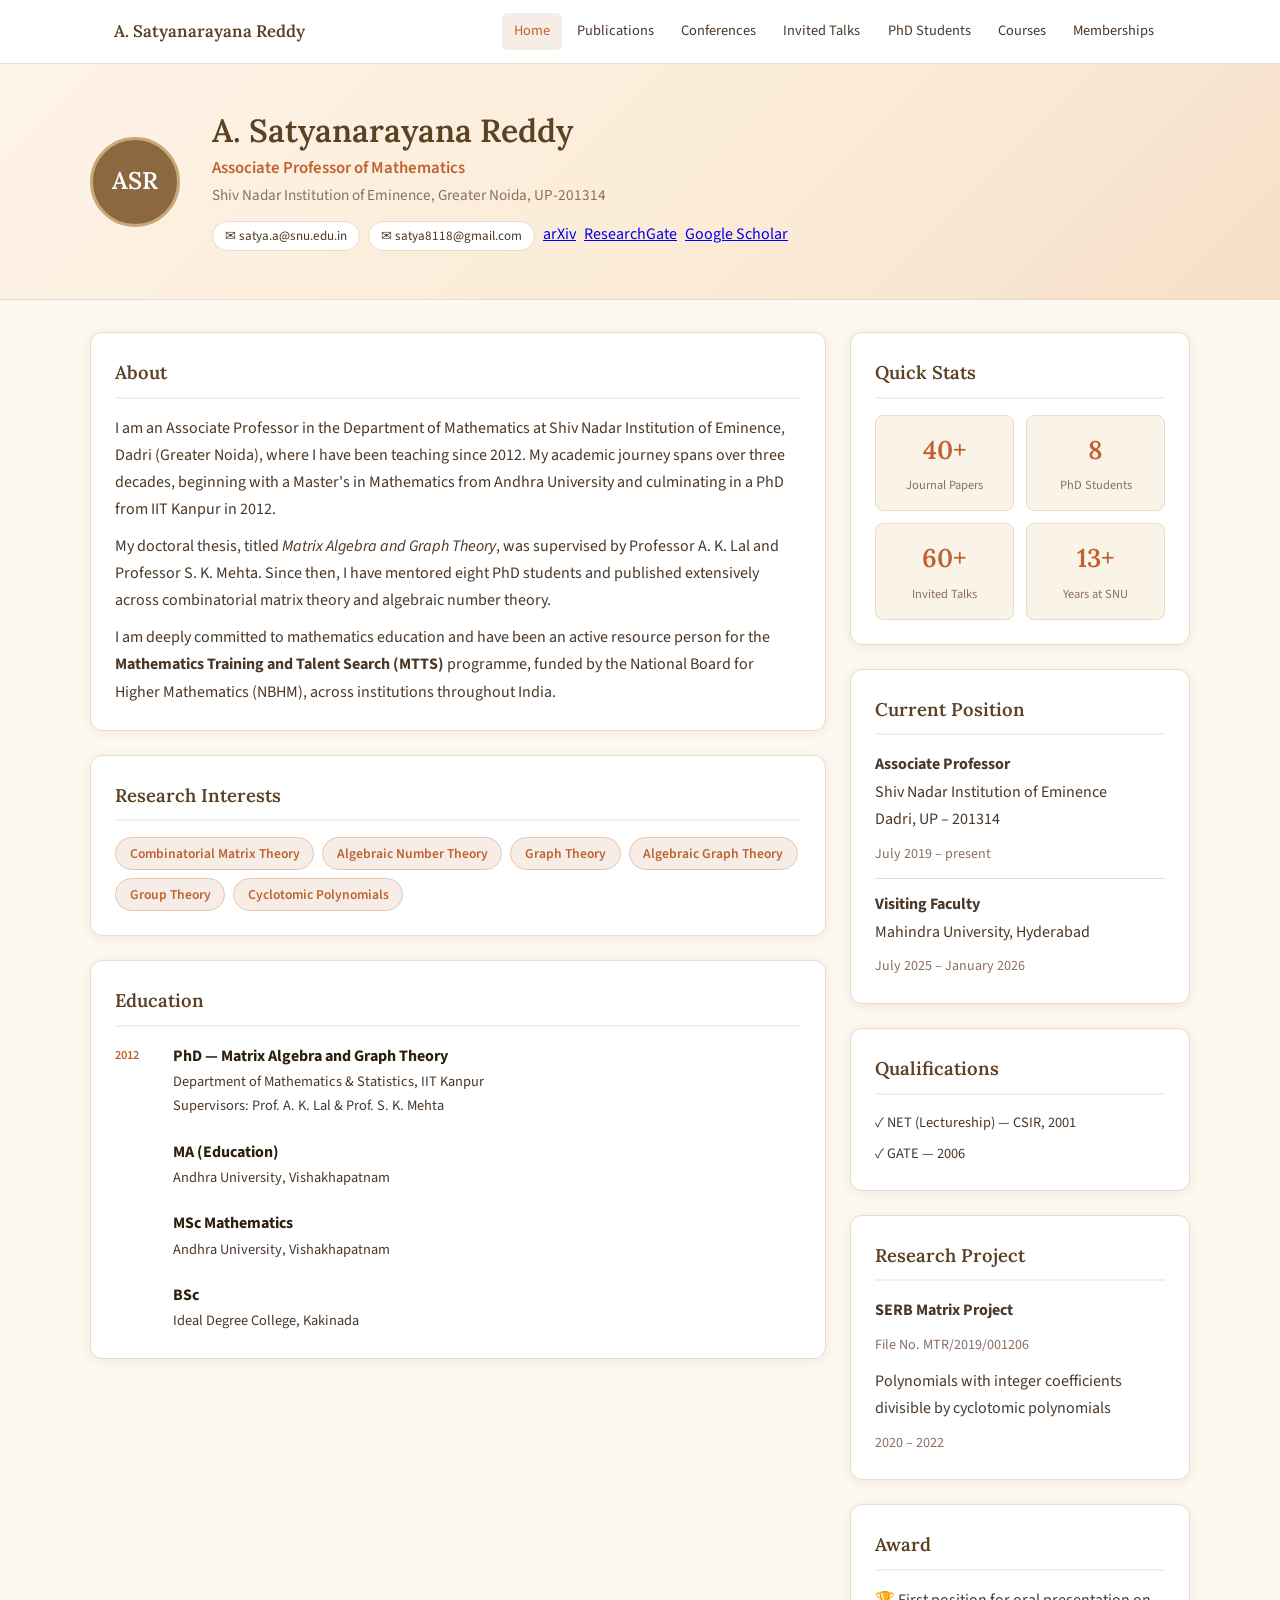
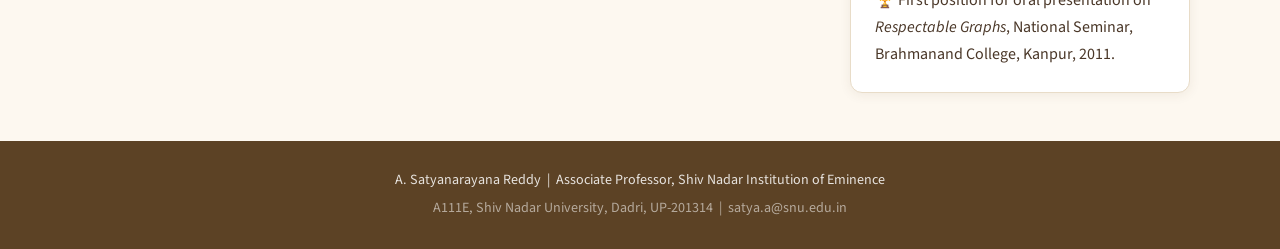
<file: index.html>
<!DOCTYPE html>
<html lang="en">
<head>
<meta charset="UTF-8">
<meta name="viewport" content="width=device-width, initial-scale=1.0">
<title>A. Satyanarayana Reddy | Mathematics Faculty</title>
<link rel="preconnect" href="https://fonts.googleapis.com">
<link href="https://fonts.googleapis.com/css2?family=Lora:ital,wght@0,400;0,600;1,400&family=Source+Sans+3:wght@300;400;600&display=swap" rel="stylesheet">
<link rel="stylesheet" href="style.css">
</head>
<body>

<nav class="navbar">
  <div class="nav-inner">
    <a href="index.html" class="nav-brand">A. Satyanarayana Reddy</a>
    <button class="nav-toggle" onclick="toggleMenu()">&#9776;</button>
    <ul class="nav-links" id="navLinks">
      <li><a href="index.html" class="active">Home</a></li>
      <li><a href="publications.html">Publications</a></li>
      <li><a href="conferences.html">Conferences</a></li>
      <li><a href="invited-talks.html">Invited Talks</a></li>
      <li><a href="phd-students.html">PhD Students</a></li>
      <li><a href="courses.html">Courses</a></li>
      <li><a href="memberships.html">Memberships</a></li>
    </ul>
  </div>
</nav>

<main>
  <section class="hero">
    <div class="hero-inner">
      <div class="avatar">ASR</div>
      <div class="hero-text">
        <h1>A. Satyanarayana Reddy</h1>
        <p class="title-line">Associate Professor of Mathematics</p>
        <p class="inst-line">Shiv Nadar Institution of Eminence, Greater Noida, UP-201314</p>
        <div class="contact-chips">
          <span>&#9993; satya.a@snu.edu.in</span>
          <span>&#9993; satya8118@gmail.com</span> 
          <a href="https://arxiv.org/a/0000-0002-7031-1408" target="_blank" rel="noopener noreferrer">arXiv</a>
          <a href="https://www.researchgate.net/profile/A-Reddy-12" target="_blank" rel="noopener noreferrer">ResearchGate</a>
          <a href="https://scholar.google.com/citations?user=soMM8Y0AAAAJ&hl=en" target="_blank" rel="noopener noreferrer">Google Scholar</a>

        </div>
      </div>
    </div>
  </section>

  <section class="content-section">
    <div class="container two-col">

      <div class="main-col">
        <div class="card">
          <h2>About</h2>
          <p>I am an Associate Professor in the Department of Mathematics at Shiv Nadar Institution of Eminence, Dadri (Greater Noida), where I have been teaching since 2012. My academic journey spans over three decades, beginning with a Master's in Mathematics from Andhra University and culminating in a PhD from IIT Kanpur in 2012.</p>
          <p>My doctoral thesis, titled <em>Matrix Algebra and Graph Theory</em>, was supervised by Professor A. K. Lal and Professor S. K. Mehta. Since then, I have mentored eight PhD students and published extensively across combinatorial matrix theory and algebraic number theory.</p>
          <p>I am deeply committed to mathematics education and have been an active resource person for the <strong>Mathematics Training and Talent Search (MTTS)</strong> programme, funded by the National Board for Higher Mathematics (NBHM), across institutions throughout India.</p>
        </div>

        <div class="card">
          <h2>Research Interests</h2>
          <div class="tag-list">
            <span class="tag">Combinatorial Matrix Theory</span>
            <span class="tag">Algebraic Number Theory</span>
            <span class="tag">Graph Theory</span>
            <span class="tag">Algebraic Graph Theory</span>
            <span class="tag">Group Theory</span>
            <span class="tag">Cyclotomic Polynomials</span>
          </div>
        </div>

        <div class="card">
          <h2>Education</h2>
          <ul class="timeline">
            <li>
              <span class="year">2012</span>
              <div>
                <strong>PhD — Matrix Algebra and Graph Theory</strong>
                <p>Department of Mathematics &amp; Statistics, IIT Kanpur</p>
                <p class="muted">Supervisors: Prof. A. K. Lal &amp; Prof. S. K. Mehta</p>
              </div>
            </li>
            <li>
              <span class="year hide-year"></span>
              <div>
                <strong>MA (Education)</strong>
                <p>Andhra University, Vishakhapatnam</p>
              </div>
            </li>
            <li>
              <span class="year hide-year"></span>
              <div>
                <strong>MSc Mathematics</strong>
                <p>Andhra University, Vishakhapatnam</p>
              </div>
            </li>
            <li>
              <span class="year hide-year"></span>
              <div>
                <strong>BSc</strong>
                <p>Ideal Degree College, Kakinada</p>
              </div>
            </li>
          </ul>
        </div>
      </div>

      <div class="side-col">
        <div class="card">
          <h2>Quick Stats</h2>
          <div class="stats-grid">
            <div class="stat-box">
              <span class="stat-num">40+</span>
              <span class="stat-label">Journal Papers</span>
            </div>
            <div class="stat-box">
              <span class="stat-num">8</span>
              <span class="stat-label">PhD Students</span>
            </div>
            <div class="stat-box">
              <span class="stat-num">60+</span>
              <span class="stat-label">Invited Talks</span>
            </div>
            <div class="stat-box">
              <span class="stat-num">13+</span>
              <span class="stat-label">Years at SNU</span>
            </div>
          </div>
        </div>

        <div class="card">
          <h2>Current Position</h2>
          <p><strong>Associate Professor</strong><br>Shiv Nadar Institution of Eminence<br>Dadri, UP – 201314</p>
          <p class="muted">July 2019 – present</p>
          <hr class="divider">
          <p><strong>Visiting Faculty</strong><br>Mahindra University, Hyderabad</p>
          <p class="muted">July 2025 – January 2026</p>
        </div>

        <div class="card">
          <h2>Qualifications</h2>
          <ul class="plain-list">
            <li>&#10003; NET (Lectureship) — CSIR, 2001</li>
            <li>&#10003; GATE — 2006</li>
          </ul>
        </div>

        <div class="card">
          <h2>Research Project</h2>
          <p><strong>SERB Matrix Project</strong></p>
          <p class="muted">File No. MTR/2019/001206</p>
          <p>Polynomials with integer coefficients divisible by cyclotomic polynomials</p>
          <p class="muted">2020 – 2022</p>
        </div>

        <div class="card">
          <h2>Award</h2>
          <p>🏆 First position for oral presentation on <em>Respectable Graphs</em>, National Seminar, Brahmanand College, Kanpur, 2011.</p>
        </div>
      </div>

    </div>
  </section>
</main>

<footer class="footer">
  <p>A. Satyanarayana Reddy &nbsp;|&nbsp; Associate Professor, Shiv Nadar Institution of Eminence</p>
  <p class="muted">A111E, Shiv Nadar University, Dadri, UP-201314 &nbsp;|&nbsp; satya.a@snu.edu.in</p>
</footer>

<script>
function toggleMenu() {
  document.getElementById('navLinks').classList.toggle('open');
}
</script>
</body>
</html>
</file>
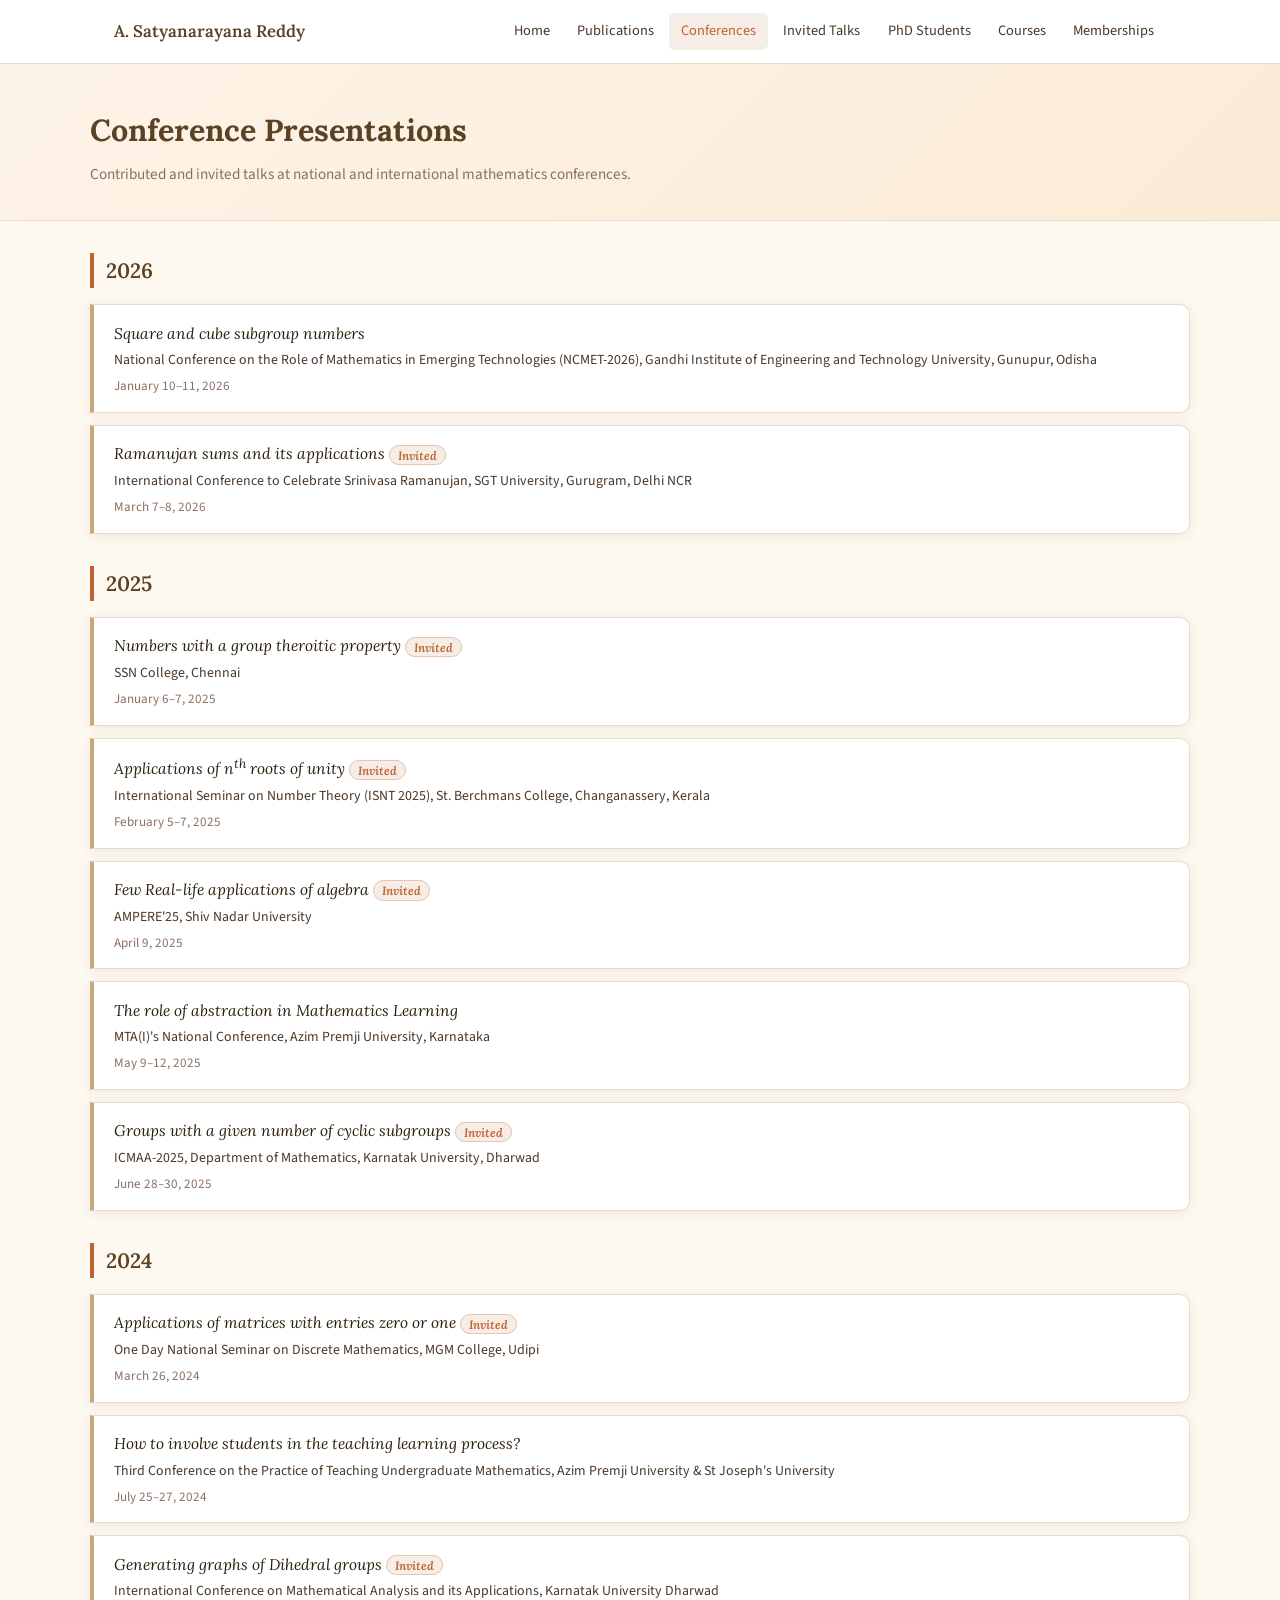
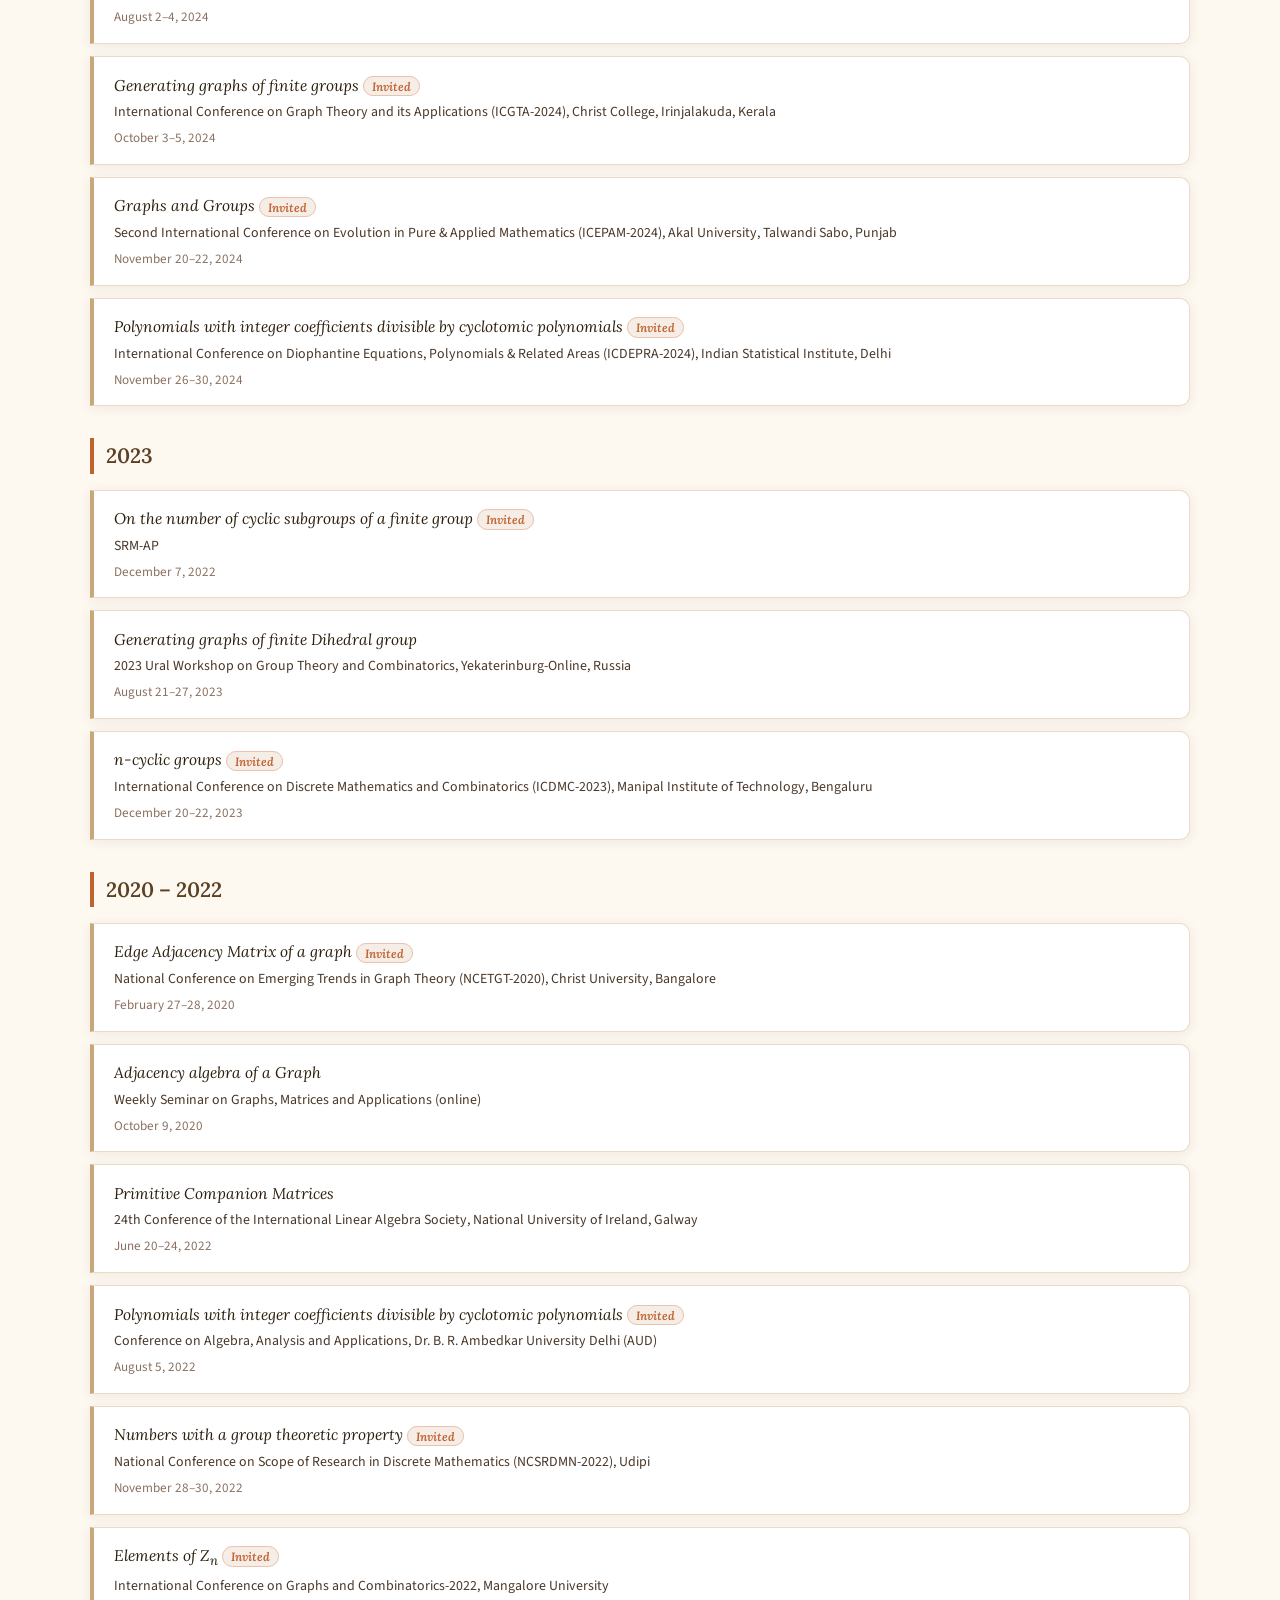
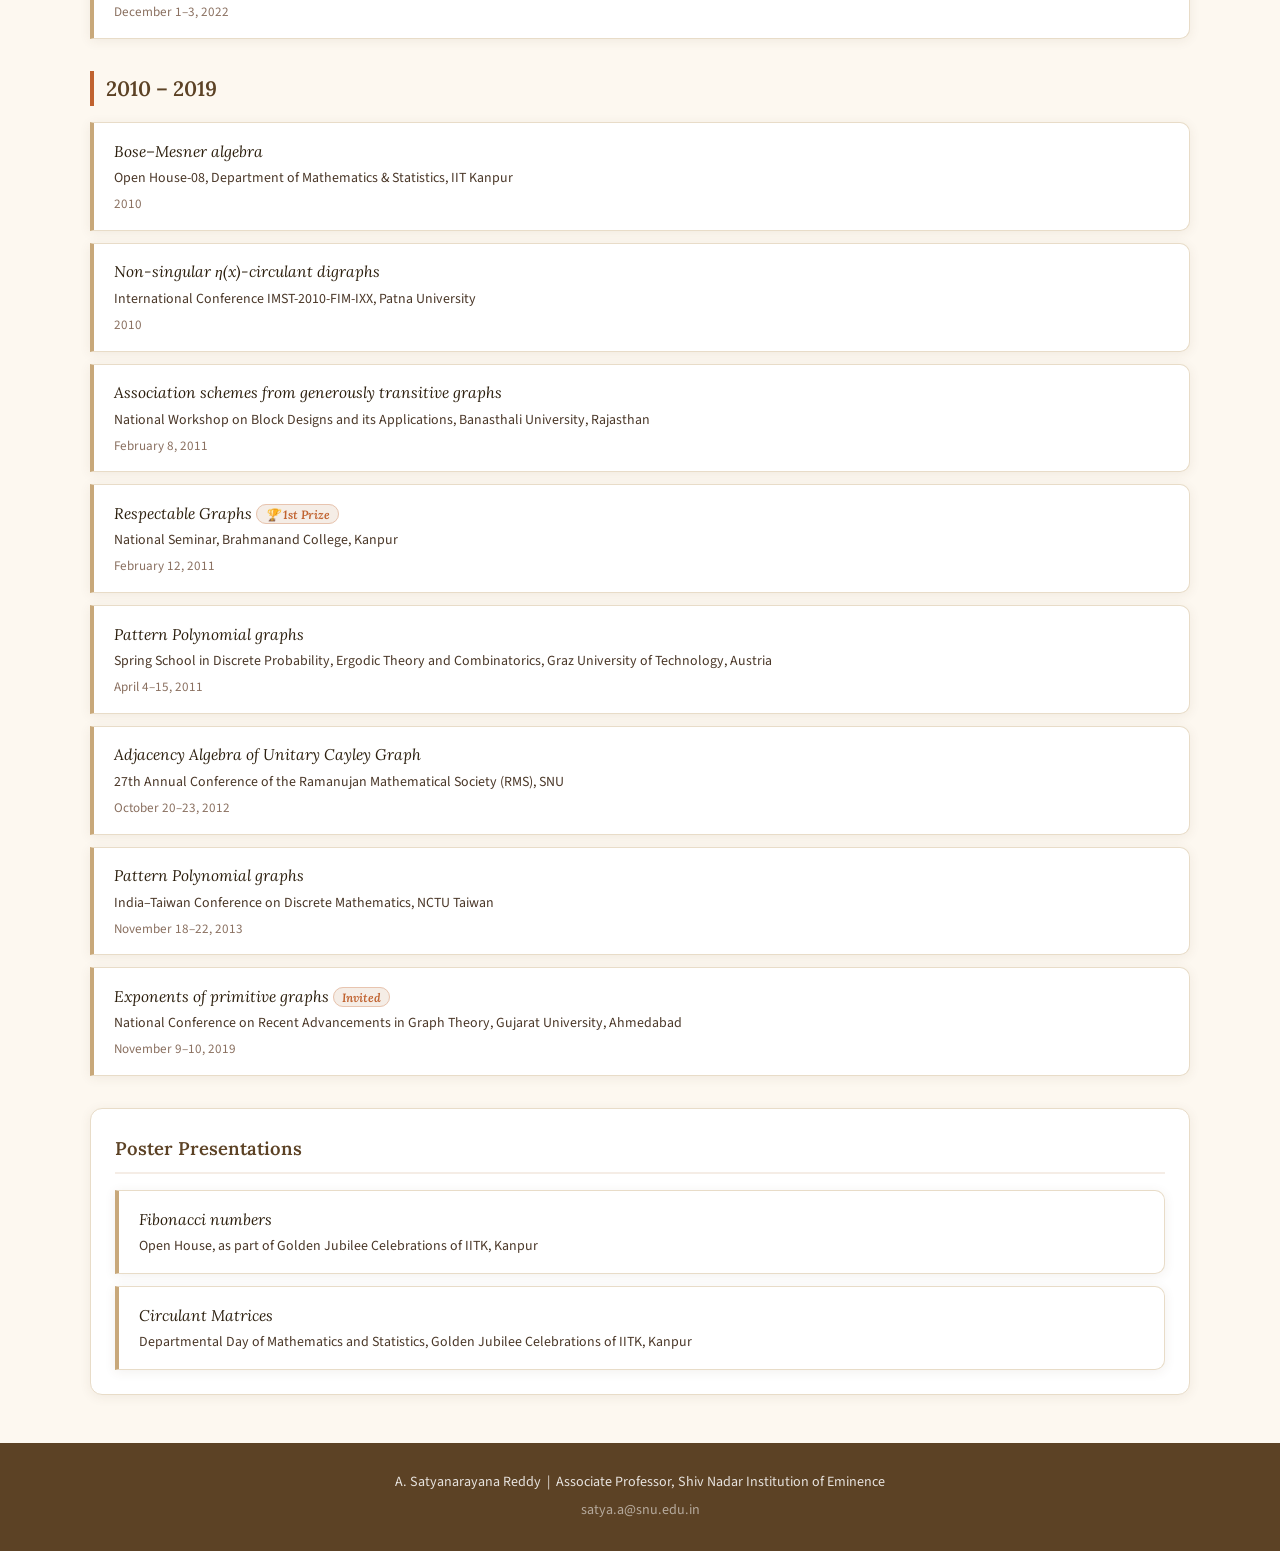
<file: conferences.html>
<!DOCTYPE html>
<html lang="en">
<head>
<meta charset="UTF-8">
<meta name="viewport" content="width=device-width, initial-scale=1.0">
<title>Conference Presentations | A. Satyanarayana Reddy</title>
<link rel="preconnect" href="https://fonts.googleapis.com">
<link href="https://fonts.googleapis.com/css2?family=Lora:ital,wght@0,400;0,600;1,400&family=Source+Sans+3:wght@300;400;600&display=swap" rel="stylesheet">
<link rel="stylesheet" href="style.css">
</head>
<body>

<nav class="navbar">
  <div class="nav-inner">
    <a href="index.html" class="nav-brand">A. Satyanarayana Reddy</a>
    <button class="nav-toggle" onclick="toggleMenu()">&#9776;</button>
    <ul class="nav-links" id="navLinks">
      <li><a href="index.html">Home</a></li>
      <li><a href="publications.html">Publications</a></li>
      <li><a href="conferences.html" class="active">Conferences</a></li>
      <li><a href="invited-talks.html">Invited Talks</a></li>
      <li><a href="phd-students.html">PhD Students</a></li>
      <li><a href="courses.html">Courses</a></li>
      <li><a href="memberships.html">Memberships</a></li>
    </ul>
  </div>
</nav>

<div class="page-hero">
  <h1>Conference Presentations</h1>
  <p>Contributed and invited talks at national and international mathematics conferences.</p>
</div>

<section class="content-section">
  <div class="container">

    <div class="pub-year-group">
      <div class="pub-year-label">2026</div>
      <div class="talk-entry">
        <div class="talk-title">Square and cube subgroup numbers</div>
        <div class="talk-venue">National Conference on the Role of Mathematics in Emerging Technologies (NCMET-2026), Gandhi Institute of Engineering and Technology University, Gunupur, Odisha</div>
        <div class="talk-date">January 10–11, 2026</div>
      </div>
      <div class="talk-entry">
        <div class="talk-title">Ramanujan sums and its applications <span class="tag" style="font-size:0.75rem;padding:0.1rem 0.5rem;">Invited</span></div>
        <div class="talk-venue">International Conference to Celebrate Srinivasa Ramanujan, SGT University, Gurugram, Delhi NCR</div>
        <div class="talk-date">March 7–8, 2026</div>
      </div>
    </div>

    <div class="pub-year-group">
      <div class="pub-year-label">2025</div>
      <div class="talk-entry">
        <div class="talk-title">Numbers with a group theroitic property <span class="tag" style="font-size:0.75rem;padding:0.1rem 0.5rem;">Invited</span></div>
        <div class="talk-venue">SSN College, Chennai</div>
        <div class="talk-date">January 6–7, 2025</div>
      </div>
      <div class="talk-entry">
        <div class="talk-title">Applications of n<sup>th</sup> roots of unity <span class="tag" style="font-size:0.75rem;padding:0.1rem 0.5rem;">Invited</span></div>
        <div class="talk-venue">International Seminar on Number Theory (ISNT 2025), St. Berchmans College, Changanassery, Kerala</div>
        <div class="talk-date">February 5–7, 2025</div>
      </div>
      <div class="talk-entry">
        <div class="talk-title">Few Real-life applications of algebra <span class="tag" style="font-size:0.75rem;padding:0.1rem 0.5rem;">Invited</span></div>
        <div class="talk-venue">AMPERE'25, Shiv Nadar University</div>
        <div class="talk-date">April 9, 2025</div>
      </div>
      <div class="talk-entry">
        <div class="talk-title">The role of abstraction in Mathematics Learning</div>
        <div class="talk-venue">MTA(I)'s National Conference, Azim Premji University, Karnataka</div>
        <div class="talk-date">May 9–12, 2025</div>
      </div>
      <div class="talk-entry">
        <div class="talk-title">Groups with a given number of cyclic subgroups <span class="tag" style="font-size:0.75rem;padding:0.1rem 0.5rem;">Invited</span></div>
        <div class="talk-venue">ICMAA-2025, Department of Mathematics, Karnatak University, Dharwad</div>
        <div class="talk-date">June 28–30, 2025</div>
      </div>
    </div>

    <div class="pub-year-group">
      <div class="pub-year-label">2024</div>
      <div class="talk-entry">
        <div class="talk-title">Applications of matrices with entries zero or one <span class="tag" style="font-size:0.75rem;padding:0.1rem 0.5rem;">Invited</span></div>
        <div class="talk-venue">One Day National Seminar on Discrete Mathematics, MGM College, Udipi</div>
        <div class="talk-date">March 26, 2024</div>
      </div>
      <div class="talk-entry">
        <div class="talk-title">How to involve students in the teaching learning process?</div>
        <div class="talk-venue">Third Conference on the Practice of Teaching Undergraduate Mathematics, Azim Premji University &amp; St Joseph's University</div>
        <div class="talk-date">July 25–27, 2024</div>
      </div>
      <div class="talk-entry">
        <div class="talk-title">Generating graphs of Dihedral groups <span class="tag" style="font-size:0.75rem;padding:0.1rem 0.5rem;">Invited</span></div>
        <div class="talk-venue">International Conference on Mathematical Analysis and its Applications, Karnatak University Dharwad</div>
        <div class="talk-date">August 2–4, 2024</div>
      </div>
      <div class="talk-entry">
        <div class="talk-title">Generating graphs of finite groups <span class="tag" style="font-size:0.75rem;padding:0.1rem 0.5rem;">Invited</span></div>
        <div class="talk-venue">International Conference on Graph Theory and its Applications (ICGTA-2024), Christ College, Irinjalakuda, Kerala</div>
        <div class="talk-date">October 3–5, 2024</div>
      </div>
      <div class="talk-entry">
        <div class="talk-title">Graphs and Groups <span class="tag" style="font-size:0.75rem;padding:0.1rem 0.5rem;">Invited</span></div>
        <div class="talk-venue">Second International Conference on Evolution in Pure &amp; Applied Mathematics (ICEPAM-2024), Akal University, Talwandi Sabo, Punjab</div>
        <div class="talk-date">November 20–22, 2024</div>
      </div>
      <div class="talk-entry">
        <div class="talk-title">Polynomials with integer coefficients divisible by cyclotomic polynomials <span class="tag" style="font-size:0.75rem;padding:0.1rem 0.5rem;">Invited</span></div>
        <div class="talk-venue">International Conference on Diophantine Equations, Polynomials &amp; Related Areas (ICDEPRA-2024), Indian Statistical Institute, Delhi</div>
        <div class="talk-date">November 26–30, 2024</div>
      </div>
    </div>

    <div class="pub-year-group">
      <div class="pub-year-label">2023</div>
      <div class="talk-entry">
        <div class="talk-title">On the number of cyclic subgroups of a finite group <span class="tag" style="font-size:0.75rem;padding:0.1rem 0.5rem;">Invited</span></div>
        <div class="talk-venue">SRM-AP</div>
        <div class="talk-date">December 7, 2022</div>
      </div>
      <div class="talk-entry">
        <div class="talk-title">Generating graphs of finite Dihedral group</div>
        <div class="talk-venue">2023 Ural Workshop on Group Theory and Combinatorics, Yekaterinburg-Online, Russia</div>
        <div class="talk-date">August 21–27, 2023</div>
      </div>
      <div class="talk-entry">
        <div class="talk-title">n-cyclic groups <span class="tag" style="font-size:0.75rem;padding:0.1rem 0.5rem;">Invited</span></div>
        <div class="talk-venue">International Conference on Discrete Mathematics and Combinatorics (ICDMC-2023), Manipal Institute of Technology, Bengaluru</div>
        <div class="talk-date">December 20–22, 2023</div>
      </div>
    </div>

    <div class="pub-year-group">
      <div class="pub-year-label">2020 – 2022</div>
      <div class="talk-entry">
        <div class="talk-title">Edge Adjacency Matrix of a graph <span class="tag" style="font-size:0.75rem;padding:0.1rem 0.5rem;">Invited</span></div>
        <div class="talk-venue">National Conference on Emerging Trends in Graph Theory (NCETGT-2020), Christ University, Bangalore</div>
        <div class="talk-date">February 27–28, 2020</div>
      </div>
      <div class="talk-entry">
        <div class="talk-title">Adjacency algebra of a Graph</div>
        <div class="talk-venue">Weekly Seminar on Graphs, Matrices and Applications (online)</div>
        <div class="talk-date">October 9, 2020</div>
      </div>
      <div class="talk-entry">
        <div class="talk-title">Primitive Companion Matrices</div>
        <div class="talk-venue">24th Conference of the International Linear Algebra Society, National University of Ireland, Galway</div>
        <div class="talk-date">June 20–24, 2022</div>
      </div>
      <div class="talk-entry">
        <div class="talk-title">Polynomials with integer coefficients divisible by cyclotomic polynomials <span class="tag" style="font-size:0.75rem;padding:0.1rem 0.5rem;">Invited</span></div>
        <div class="talk-venue">Conference on Algebra, Analysis and Applications, Dr. B. R. Ambedkar University Delhi (AUD)</div>
        <div class="talk-date">August 5, 2022</div>
      </div>
      <div class="talk-entry">
        <div class="talk-title">Numbers with a group theoretic property <span class="tag" style="font-size:0.75rem;padding:0.1rem 0.5rem;">Invited</span></div>
        <div class="talk-venue">National Conference on Scope of Research in Discrete Mathematics (NCSRDMN-2022), Udipi</div>
        <div class="talk-date">November 28–30, 2022</div>
      </div>
      <div class="talk-entry">
        <div class="talk-title">Elements of Z<sub>n</sub> <span class="tag" style="font-size:0.75rem;padding:0.1rem 0.5rem;">Invited</span></div>
        <div class="talk-venue">International Conference on Graphs and Combinatorics-2022, Mangalore University</div>
        <div class="talk-date">December 1–3, 2022</div>
      </div>
    </div>

    <div class="pub-year-group">
      <div class="pub-year-label">2010 – 2019</div>
      <div class="talk-entry">
        <div class="talk-title">Bose–Mesner algebra</div>
        <div class="talk-venue">Open House-08, Department of Mathematics &amp; Statistics, IIT Kanpur</div>
        <div class="talk-date">2010</div>
      </div>
      <div class="talk-entry">
        <div class="talk-title">Non-singular η(x)-circulant digraphs</div>
        <div class="talk-venue">International Conference IMST-2010-FIM-IXX, Patna University</div>
        <div class="talk-date">2010</div>
      </div>
      <div class="talk-entry">
        <div class="talk-title">Association schemes from generously transitive graphs</div>
        <div class="talk-venue">National Workshop on Block Designs and its Applications, Banasthali University, Rajasthan</div>
        <div class="talk-date">February 8, 2011</div>
      </div>
      <div class="talk-entry">
        <div class="talk-title">Respectable Graphs <span class="tag" style="font-size:0.75rem;padding:0.1rem 0.5rem;">🏆 1st Prize</span></div>
        <div class="talk-venue">National Seminar, Brahmanand College, Kanpur</div>
        <div class="talk-date">February 12, 2011</div>
      </div>
      <div class="talk-entry">
        <div class="talk-title">Pattern Polynomial graphs</div>
        <div class="talk-venue">Spring School in Discrete Probability, Ergodic Theory and Combinatorics, Graz University of Technology, Austria</div>
        <div class="talk-date">April 4–15, 2011</div>
      </div>
      <div class="talk-entry">
        <div class="talk-title">Adjacency Algebra of Unitary Cayley Graph</div>
        <div class="talk-venue">27th Annual Conference of the Ramanujan Mathematical Society (RMS), SNU</div>
        <div class="talk-date">October 20–23, 2012</div>
      </div>
      <div class="talk-entry">
        <div class="talk-title">Pattern Polynomial graphs</div>
        <div class="talk-venue">India–Taiwan Conference on Discrete Mathematics, NCTU Taiwan</div>
        <div class="talk-date">November 18–22, 2013</div>
      </div>
      <div class="talk-entry">
        <div class="talk-title">Exponents of primitive graphs <span class="tag" style="font-size:0.75rem;padding:0.1rem 0.5rem;">Invited</span></div>
        <div class="talk-venue">National Conference on Recent Advancements in Graph Theory, Gujarat University, Ahmedabad</div>
        <div class="talk-date">November 9–10, 2019</div>
      </div>
    </div>

    <div class="card">
      <h2>Poster Presentations</h2>
      <div class="talk-entry" style="margin-bottom:0.75rem;">
        <div class="talk-title">Fibonacci numbers</div>
        <div class="talk-venue">Open House, as part of Golden Jubilee Celebrations of IITK, Kanpur</div>
      </div>
      <div class="talk-entry" style="margin-bottom:0;">
        <div class="talk-title">Circulant Matrices</div>
        <div class="talk-venue">Departmental Day of Mathematics and Statistics, Golden Jubilee Celebrations of IITK, Kanpur</div>
      </div>
    </div>

  </div>
</section>

<footer class="footer">
  <p>A. Satyanarayana Reddy &nbsp;|&nbsp; Associate Professor, Shiv Nadar Institution of Eminence</p>
  <p class="muted">satya.a@snu.edu.in</p>
</footer>
<script>function toggleMenu(){document.getElementById('navLinks').classList.toggle('open');}</script>
</body>
</html>
</file>
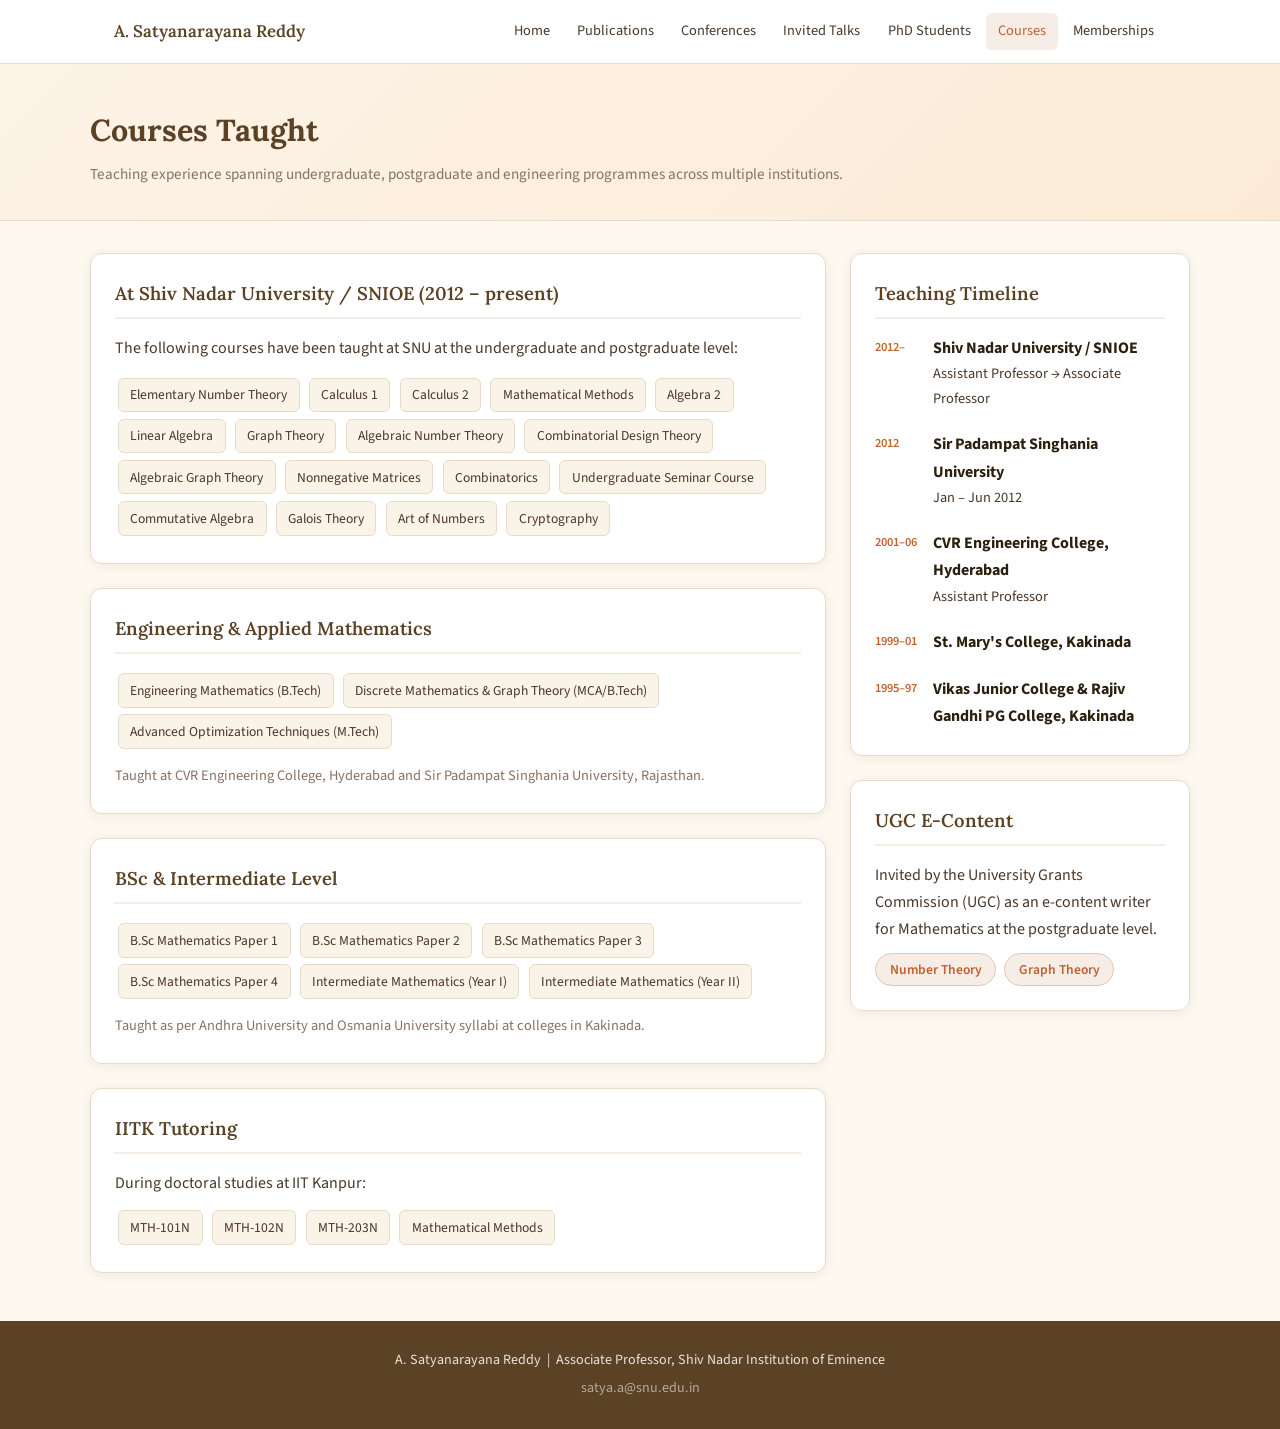
<file: courses.html>
<!DOCTYPE html>
<html lang="en">
<head>
<meta charset="UTF-8">
<meta name="viewport" content="width=device-width, initial-scale=1.0">
<title>Courses Taught | A. Satyanarayana Reddy</title>
<link rel="preconnect" href="https://fonts.googleapis.com">
<link href="https://fonts.googleapis.com/css2?family=Lora:ital,wght@0,400;0,600;1,400&family=Source+Sans+3:wght@300;400;600&display=swap" rel="stylesheet">
<link rel="stylesheet" href="style.css">
</head>
<body>

<nav class="navbar">
  <div class="nav-inner">
    <a href="index.html" class="nav-brand">A. Satyanarayana Reddy</a>
    <button class="nav-toggle" onclick="toggleMenu()">&#9776;</button>
    <ul class="nav-links" id="navLinks">
      <li><a href="index.html">Home</a></li>
      <li><a href="publications.html">Publications</a></li>
      <li><a href="conferences.html">Conferences</a></li>
      <li><a href="invited-talks.html">Invited Talks</a></li>
      <li><a href="phd-students.html">PhD Students</a></li>
      <li><a href="courses.html" class="active">Courses</a></li>
      <li><a href="memberships.html">Memberships</a></li>
    </ul>
  </div>
</nav>

<div class="page-hero">
  <h1>Courses Taught</h1>
  <p>Teaching experience spanning undergraduate, postgraduate and engineering programmes across multiple institutions.</p>
</div>

<section class="content-section">
  <div class="container">
    <div class="two-col">
      <div class="main-col">

        <div class="card">
          <h2>At Shiv Nadar University / SNIOE (2012 – present)</h2>
          <p>The following courses have been taught at SNU at the undergraduate and postgraduate level:</p>
          <div style="margin-top:0.75rem;">
            <span class="course-badge">Elementary Number Theory</span>
            <span class="course-badge">Calculus 1</span>
            <span class="course-badge">Calculus 2</span>
            <span class="course-badge">Mathematical Methods</span>
            <span class="course-badge">Algebra 2</span>
            <span class="course-badge">Linear Algebra</span>
            <span class="course-badge">Graph Theory</span>
            <span class="course-badge">Algebraic Number Theory</span>
            <span class="course-badge">Combinatorial Design Theory</span>
            <span class="course-badge">Algebraic Graph Theory</span>
            <span class="course-badge">Nonnegative Matrices</span>
            <span class="course-badge">Combinatorics</span>
            <span class="course-badge">Undergraduate Seminar Course</span>
            <span class="course-badge">Commutative Algebra</span>
            <span class="course-badge">Galois Theory</span>
            <span class="course-badge">Art of Numbers</span>
            <span class="course-badge">Cryptography</span>
          </div>
        </div>

        <div class="card">
          <h2>Engineering &amp; Applied Mathematics</h2>
          <div style="margin-top:0.25rem;">
            <span class="course-badge">Engineering Mathematics (B.Tech)</span>
            <span class="course-badge">Discrete Mathematics &amp; Graph Theory (MCA/B.Tech)</span>
            <span class="course-badge">Advanced Optimization Techniques (M.Tech)</span>
          </div>
          <p style="margin-top:0.75rem; font-size:0.9rem;" class="muted">Taught at CVR Engineering College, Hyderabad and Sir Padampat Singhania University, Rajasthan.</p>
        </div>

        <div class="card">
          <h2>BSc &amp; Intermediate Level</h2>
          <div style="margin-top:0.25rem;">
            <span class="course-badge">B.Sc Mathematics Paper 1</span>
            <span class="course-badge">B.Sc Mathematics Paper 2</span>
            <span class="course-badge">B.Sc Mathematics Paper 3</span>
            <span class="course-badge">B.Sc Mathematics Paper 4</span>
            <span class="course-badge">Intermediate Mathematics (Year I)</span>
            <span class="course-badge">Intermediate Mathematics (Year II)</span>
          </div>
          <p style="margin-top:0.75rem; font-size:0.9rem;" class="muted">Taught as per Andhra University and Osmania University syllabi at colleges in Kakinada.</p>
        </div>

        <div class="card">
          <h2>IITK Tutoring</h2>
          <p>During doctoral studies at IIT Kanpur:</p>
          <div style="margin-top:0.5rem;">
            <span class="course-badge">MTH-101N</span>
            <span class="course-badge">MTH-102N</span>
            <span class="course-badge">MTH-203N</span>
            <span class="course-badge">Mathematical Methods</span>
          </div>
        </div>

      </div>

      <div class="side-col">
        <div class="card">
          <h2>Teaching Timeline</h2>
          <ul class="timeline">
            <li>
              <span class="year">2012–</span>
              <div>
                <strong>Shiv Nadar University / SNIOE</strong>
                <p>Assistant Professor → Associate Professor</p>
              </div>
            </li>
            <li>
              <span class="year">2012</span>
              <div>
                <strong>Sir Padampat Singhania University</strong>
                <p>Jan – Jun 2012</p>
              </div>
            </li>
            <li>
              <span class="year">2001–06</span>
              <div>
                <strong>CVR Engineering College, Hyderabad</strong>
                <p>Assistant Professor</p>
              </div>
            </li>
            <li>
              <span class="year">1999–01</span>
              <div>
                <strong>St. Mary's College, Kakinada</strong>
              </div>
            </li>
            <li>
              <span class="year">1995–97</span>
              <div>
                <strong>Vikas Junior College &amp; Rajiv Gandhi PG College, Kakinada</strong>
              </div>
            </li>
          </ul>
        </div>

        <div class="card">
          <h2>UGC E-Content</h2>
          <p>Invited by the University Grants Commission (UGC) as an e-content writer for Mathematics at the postgraduate level.</p>
          <div class="tag-list" style="margin-top:0.5rem;">
            <span class="tag">Number Theory</span>
            <span class="tag">Graph Theory</span>
          </div>
        </div>
      </div>
    </div>
  </div>
</section>

<footer class="footer">
  <p>A. Satyanarayana Reddy &nbsp;|&nbsp; Associate Professor, Shiv Nadar Institution of Eminence</p>
  <p class="muted">satya.a@snu.edu.in</p>
</footer>
<script>function toggleMenu(){document.getElementById('navLinks').classList.toggle('open');}</script>
</body>
</html>
</file>
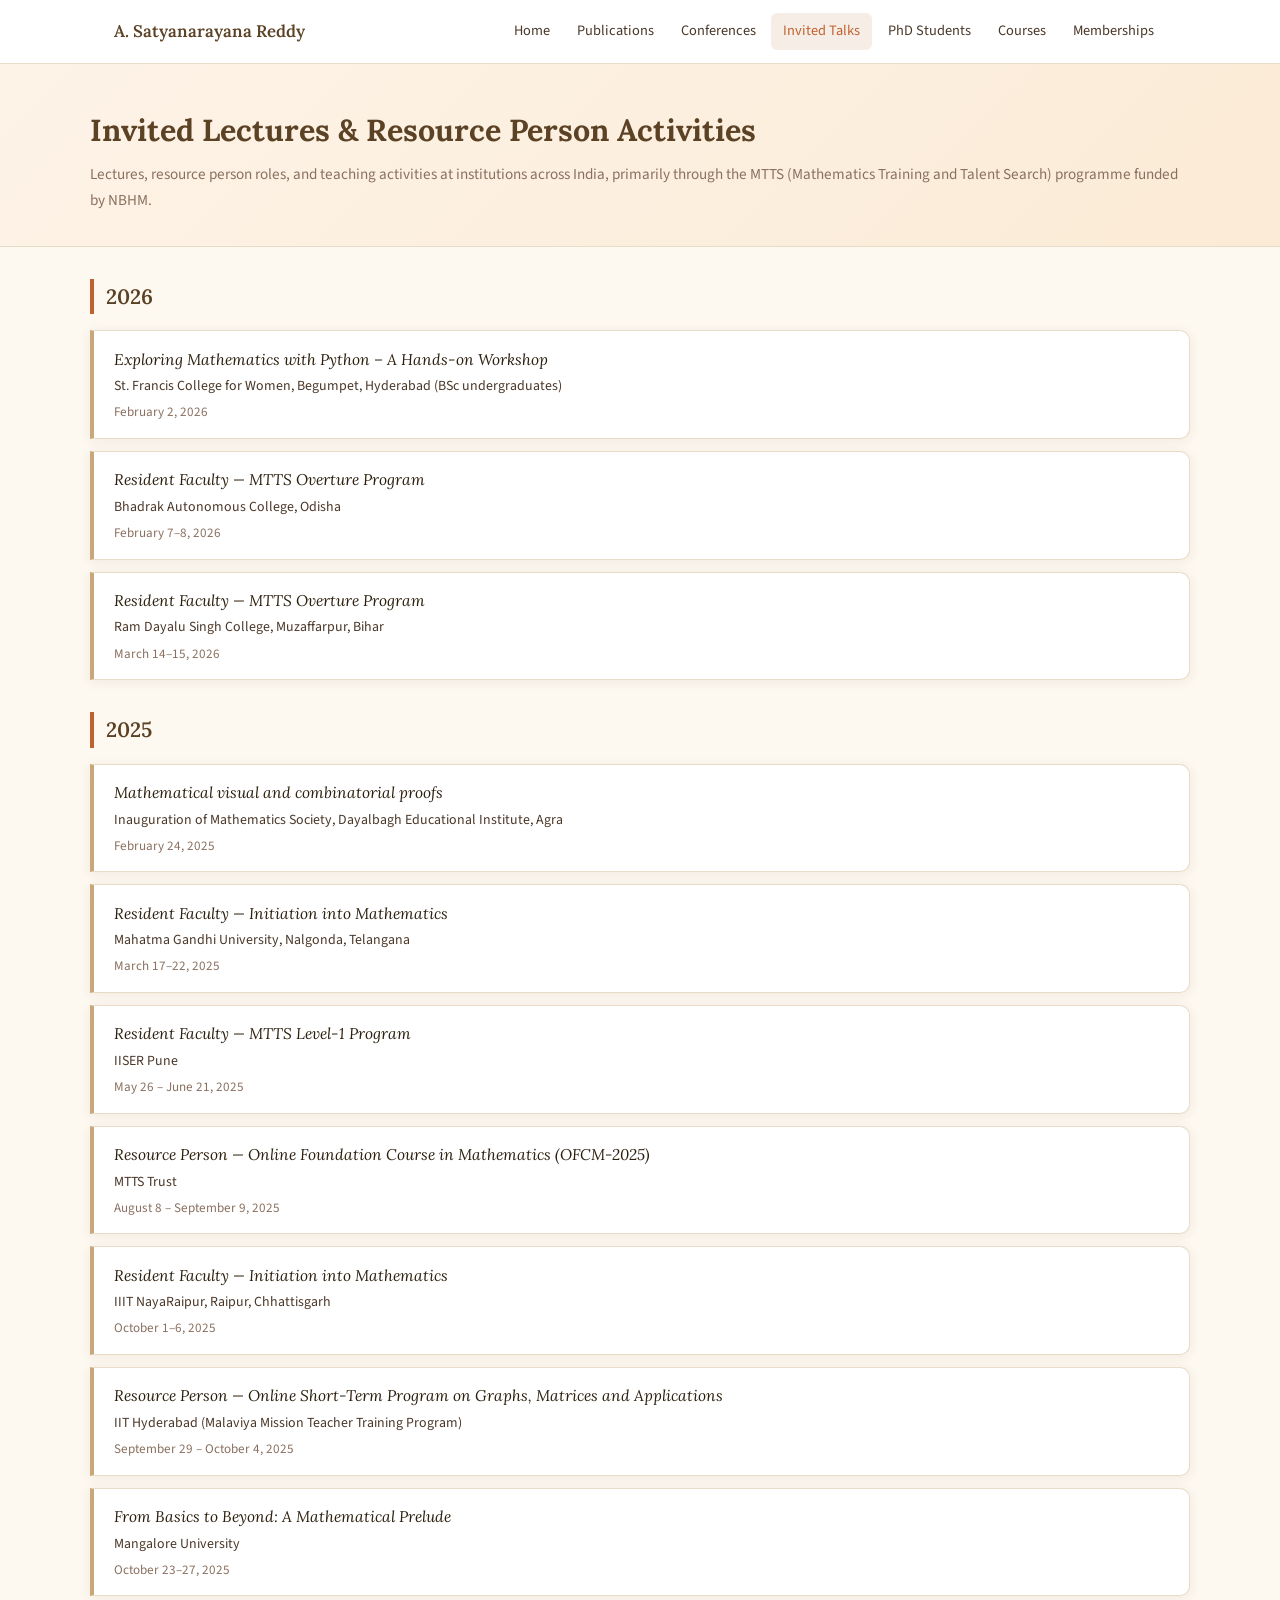
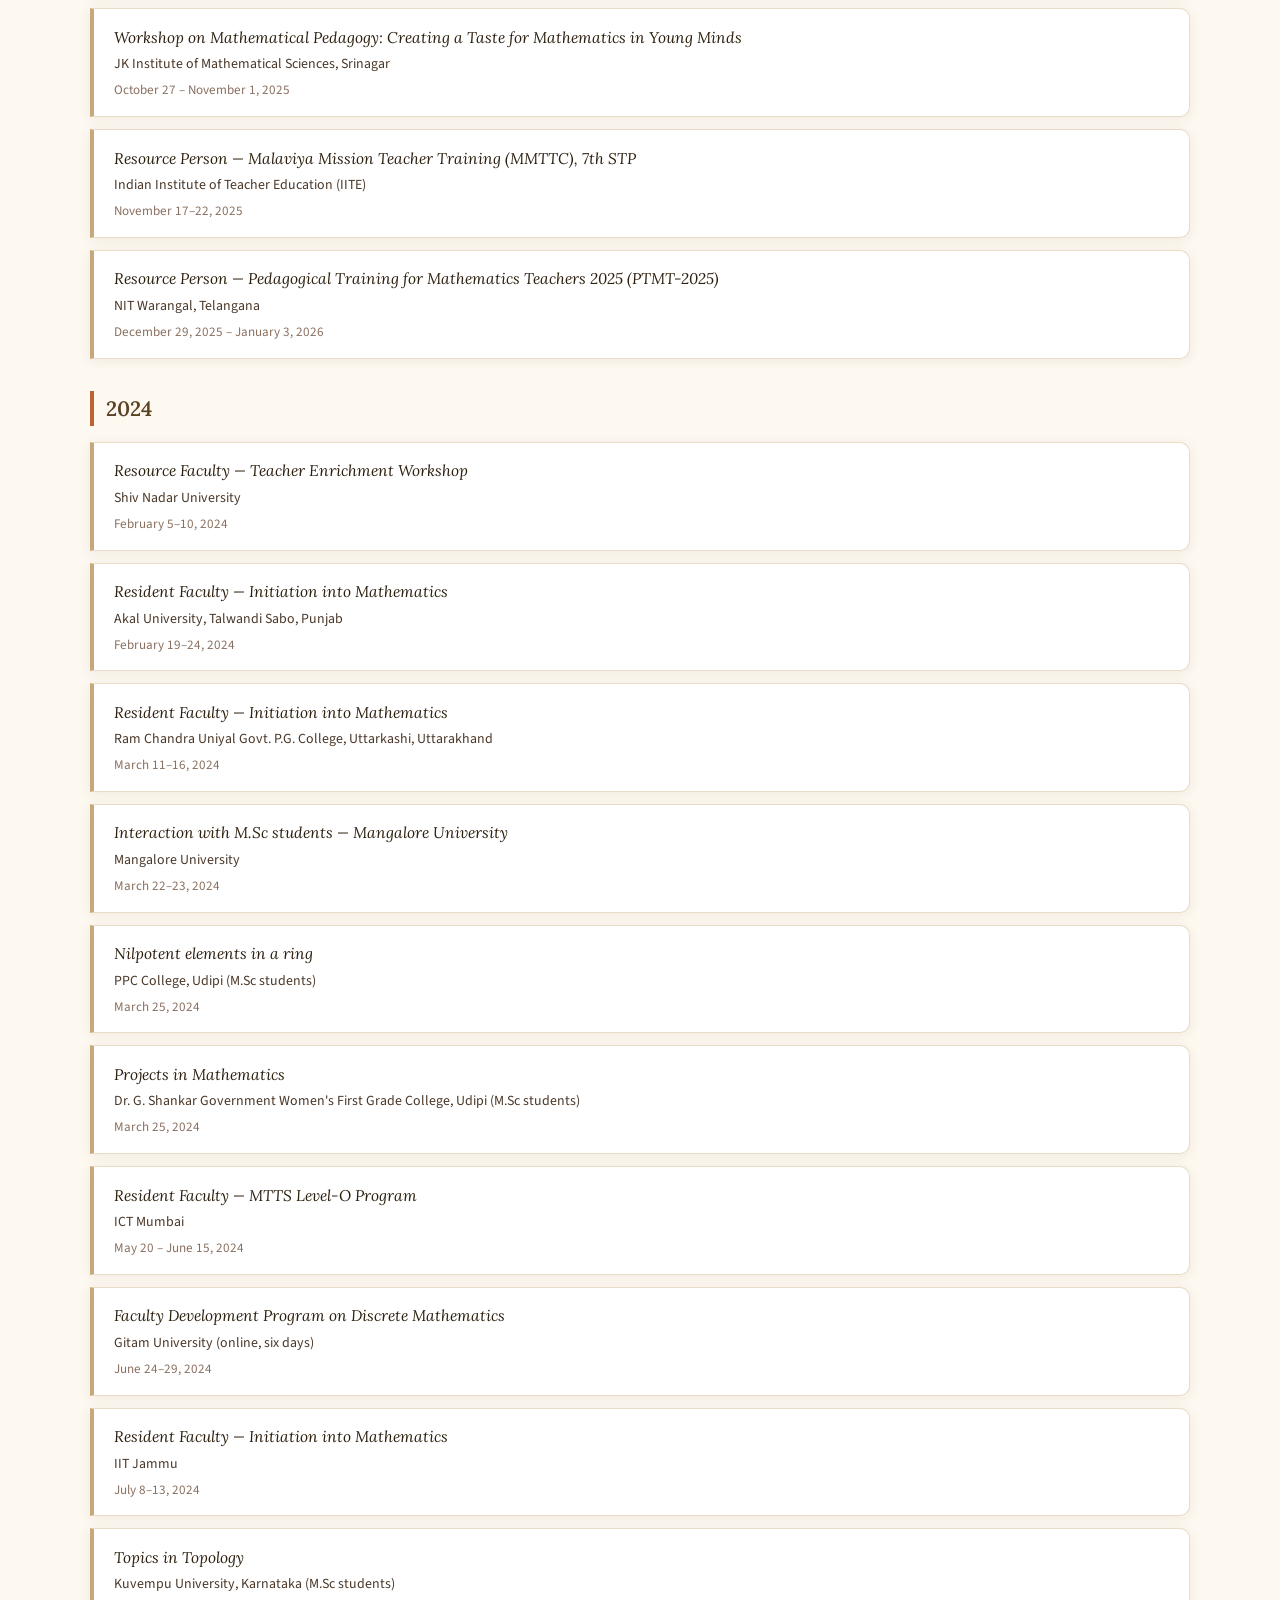
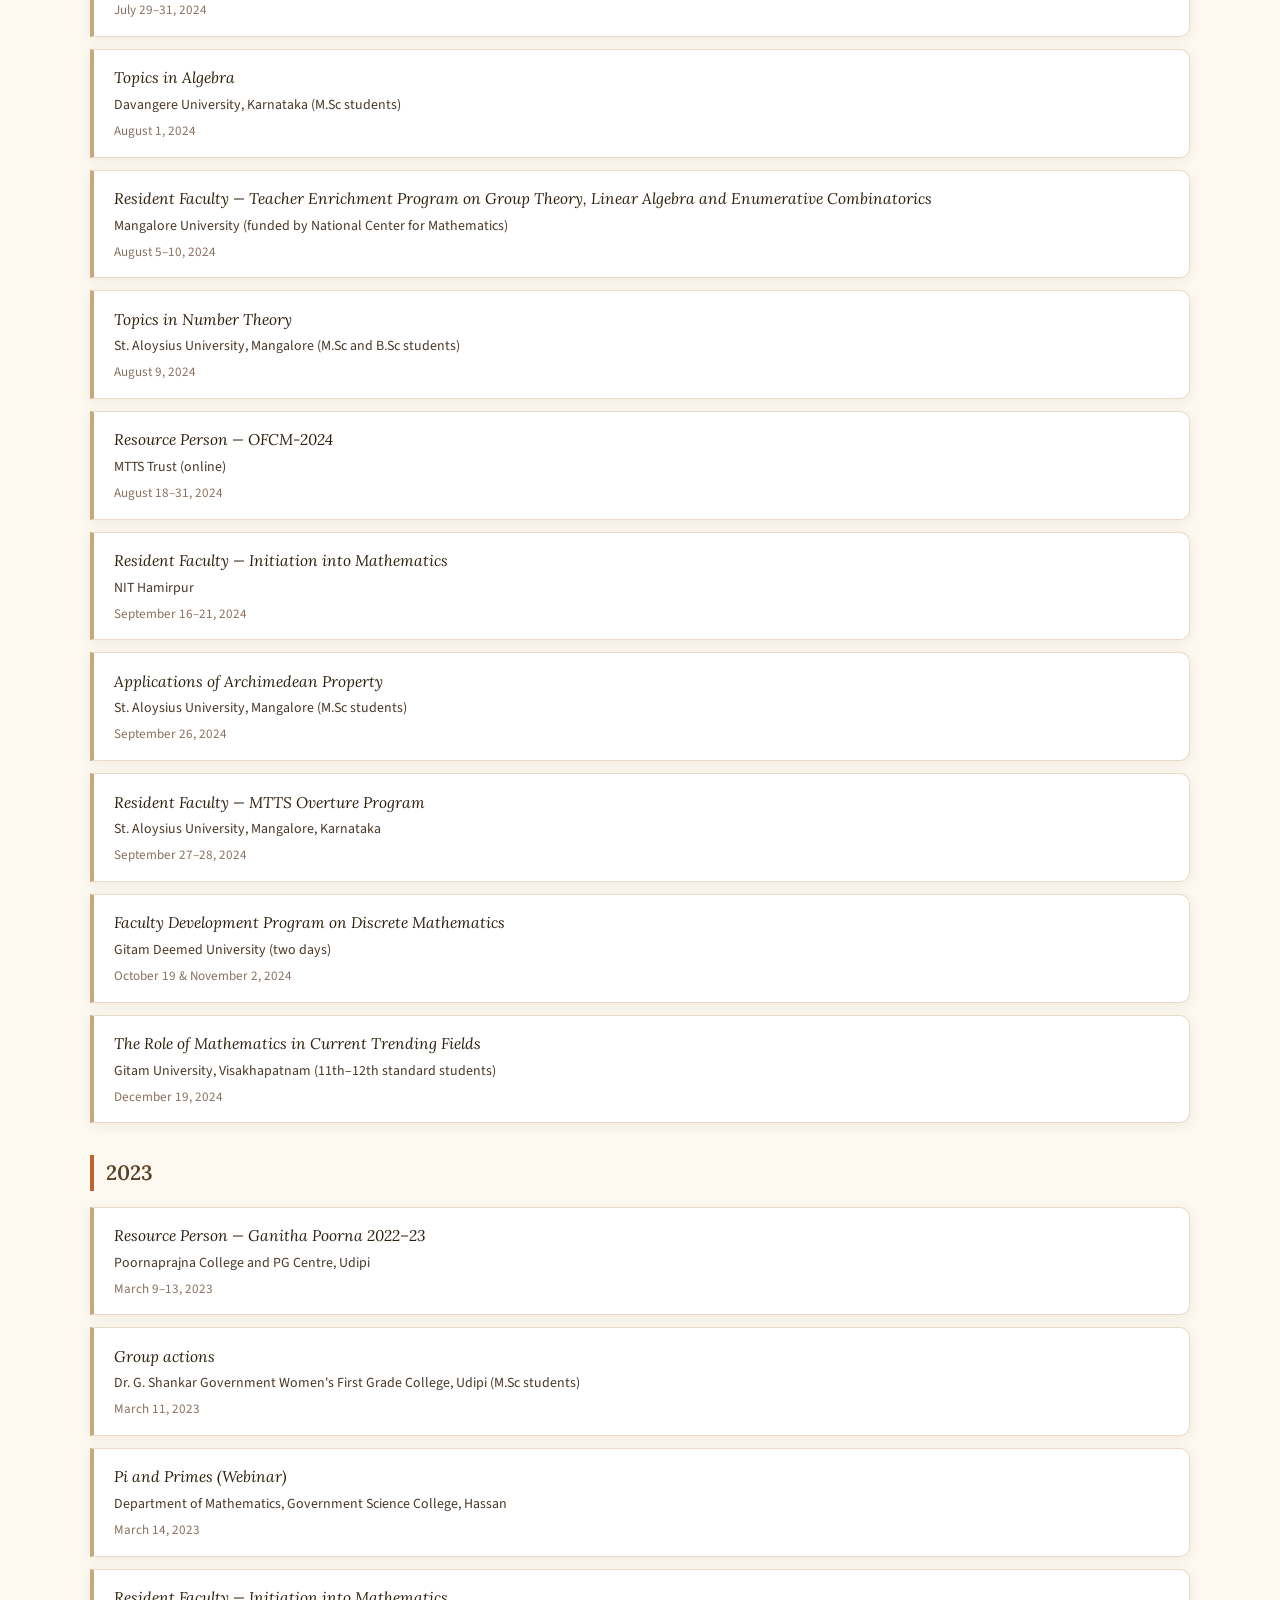
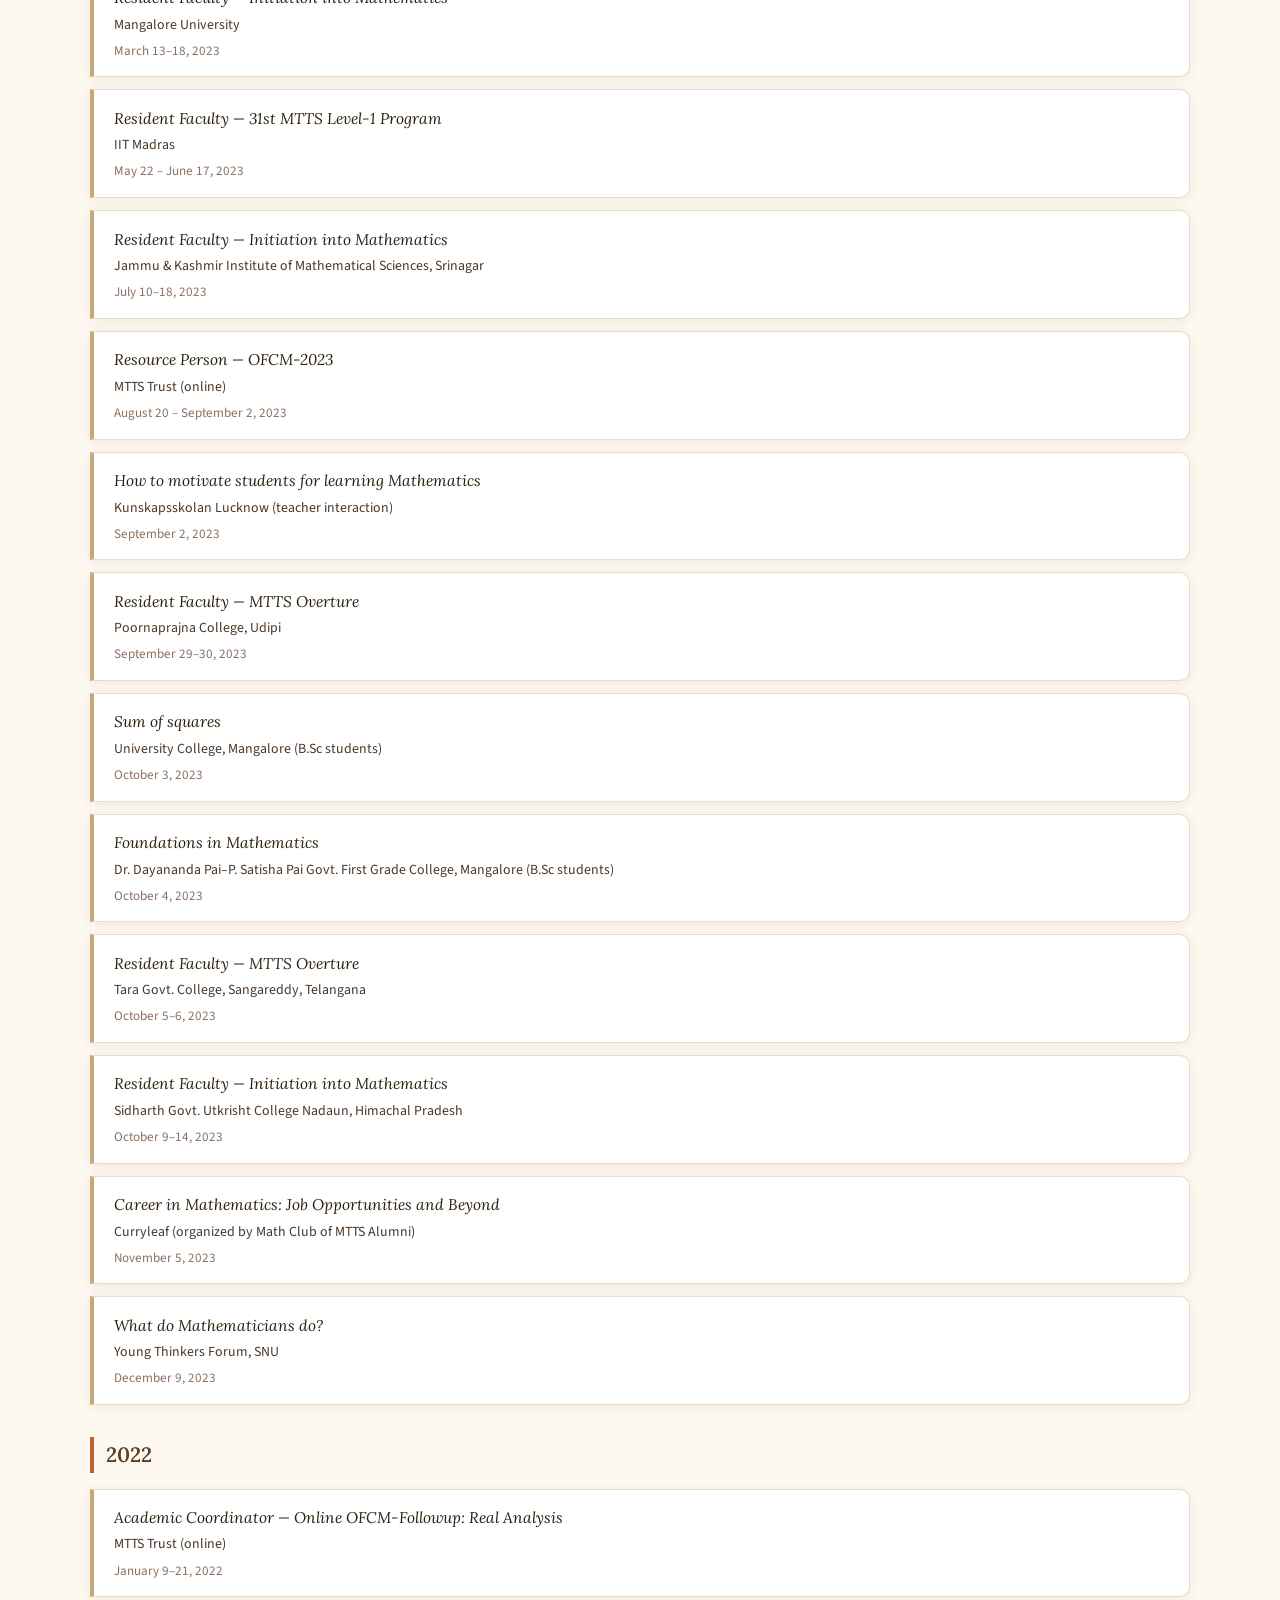
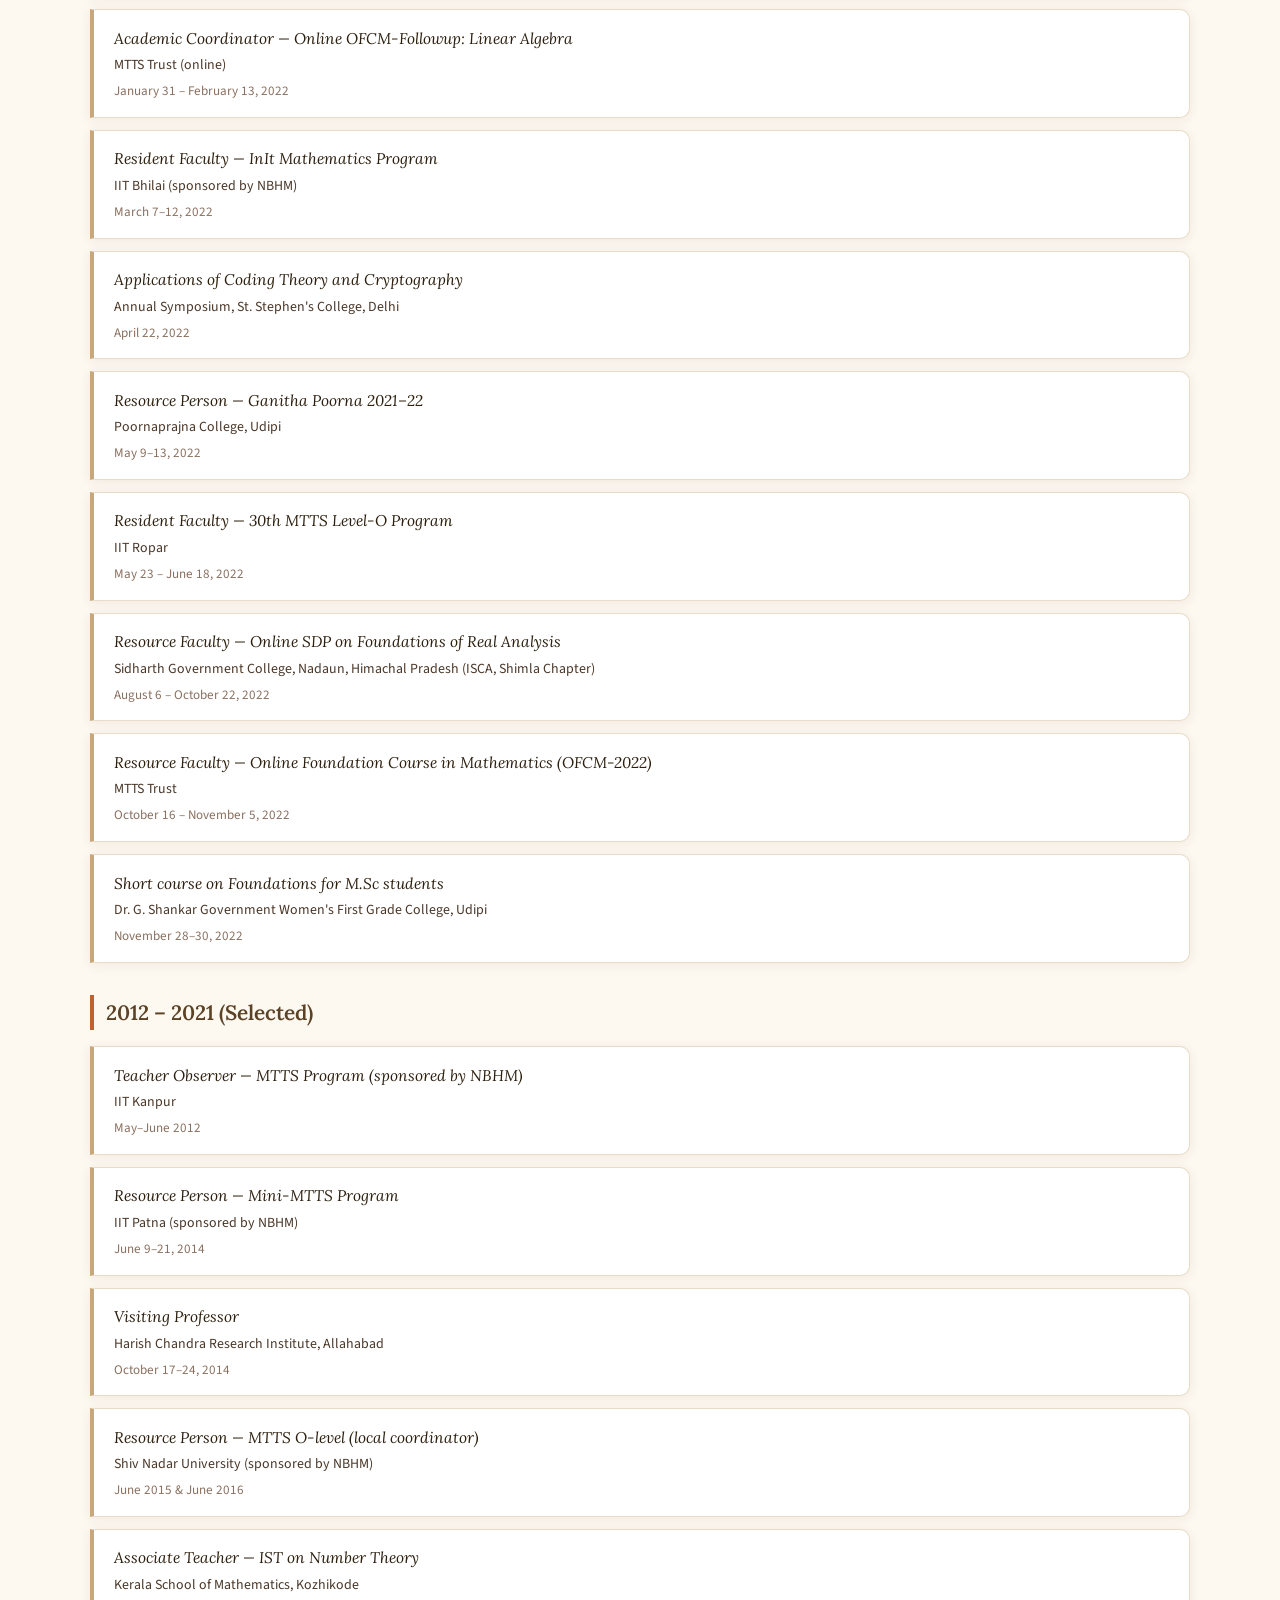
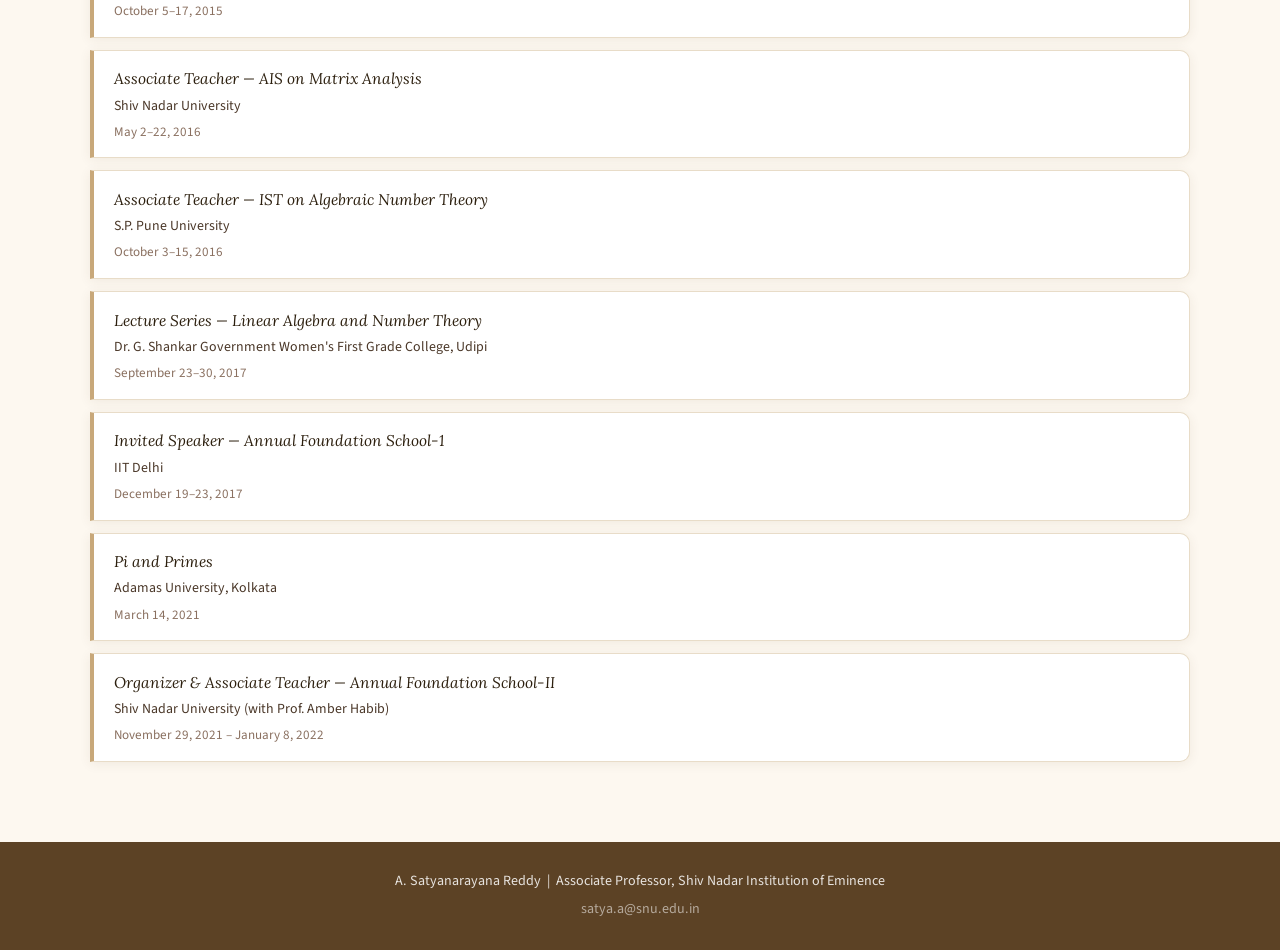
<file: invited-talks.html>
<!DOCTYPE html>
<html lang="en">
<head>
<meta charset="UTF-8">
<meta name="viewport" content="width=device-width, initial-scale=1.0">
<title>Invited Talks | A. Satyanarayana Reddy</title>
<link rel="preconnect" href="https://fonts.googleapis.com">
<link href="https://fonts.googleapis.com/css2?family=Lora:ital,wght@0,400;0,600;1,400&family=Source+Sans+3:wght@300;400;600&display=swap" rel="stylesheet">
<link rel="stylesheet" href="style.css">
</head>
<body>

<nav class="navbar">
  <div class="nav-inner">
    <a href="index.html" class="nav-brand">A. Satyanarayana Reddy</a>
    <button class="nav-toggle" onclick="toggleMenu()">&#9776;</button>
    <ul class="nav-links" id="navLinks">
      <li><a href="index.html">Home</a></li>
      <li><a href="publications.html">Publications</a></li>
      <li><a href="conferences.html">Conferences</a></li>
      <li><a href="invited-talks.html" class="active">Invited Talks</a></li>
      <li><a href="phd-students.html">PhD Students</a></li>
      <li><a href="courses.html">Courses</a></li>
      <li><a href="memberships.html">Memberships</a></li>
    </ul>
  </div>
</nav>

<div class="page-hero">
  <h1>Invited Lectures &amp; Resource Person Activities</h1>
  <p>Lectures, resource person roles, and teaching activities at institutions across India, primarily through the MTTS (Mathematics Training and Talent Search) programme funded by NBHM.</p>
</div>

<section class="content-section">
  <div class="container">

    <div class="pub-year-group">
      <div class="pub-year-label">2026</div>
      <div class="talk-entry">
        <div class="talk-title">Exploring Mathematics with Python – A Hands-on Workshop</div>
        <div class="talk-venue">St. Francis College for Women, Begumpet, Hyderabad (BSc undergraduates)</div>
        <div class="talk-date">February 2, 2026</div>
      </div>
      <div class="talk-entry">
        <div class="talk-title">Resident Faculty — MTTS Overture Program</div>
        <div class="talk-venue">Bhadrak Autonomous College, Odisha</div>
        <div class="talk-date">February 7–8, 2026</div>
      </div>
      <div class="talk-entry">
        <div class="talk-title">Resident Faculty — MTTS Overture Program</div>
        <div class="talk-venue">Ram Dayalu Singh College, Muzaffarpur, Bihar</div>
        <div class="talk-date">March 14–15, 2026</div>
      </div>
    </div>

    <div class="pub-year-group">
      <div class="pub-year-label">2025</div>
      <div class="talk-entry">
        <div class="talk-title">Mathematical visual and combinatorial proofs</div>
        <div class="talk-venue">Inauguration of Mathematics Society, Dayalbagh Educational Institute, Agra</div>
        <div class="talk-date">February 24, 2025</div>
      </div>
      <div class="talk-entry">
        <div class="talk-title">Resident Faculty — Initiation into Mathematics</div>
        <div class="talk-venue">Mahatma Gandhi University, Nalgonda, Telangana</div>
        <div class="talk-date">March 17–22, 2025</div>
      </div>
      <div class="talk-entry">
        <div class="talk-title">Resident Faculty — MTTS Level-1 Program</div>
        <div class="talk-venue">IISER Pune</div>
        <div class="talk-date">May 26 – June 21, 2025</div>
      </div>
      <div class="talk-entry">
        <div class="talk-title">Resource Person — Online Foundation Course in Mathematics (OFCM-2025)</div>
        <div class="talk-venue">MTTS Trust</div>
        <div class="talk-date">August 8 – September 9, 2025</div>
      </div>
      <div class="talk-entry">
        <div class="talk-title">Resident Faculty — Initiation into Mathematics</div>
        <div class="talk-venue">IIIT NayaRaipur, Raipur, Chhattisgarh</div>
        <div class="talk-date">October 1–6, 2025</div>
      </div>
      <div class="talk-entry">
        <div class="talk-title">Resource Person — Online Short-Term Program on Graphs, Matrices and Applications</div>
        <div class="talk-venue">IIT Hyderabad (Malaviya Mission Teacher Training Program)</div>
        <div class="talk-date">September 29 – October 4, 2025</div>
      </div>
      <div class="talk-entry">
        <div class="talk-title">From Basics to Beyond: A Mathematical Prelude</div>
        <div class="talk-venue">Mangalore University</div>
        <div class="talk-date">October 23–27, 2025</div>
      </div>
      <div class="talk-entry">
        <div class="talk-title">Workshop on Mathematical Pedagogy: Creating a Taste for Mathematics in Young Minds</div>
        <div class="talk-venue">JK Institute of Mathematical Sciences, Srinagar</div>
        <div class="talk-date">October 27 – November 1, 2025</div>
      </div>
      <div class="talk-entry">
        <div class="talk-title">Resource Person — Malaviya Mission Teacher Training (MMTTC), 7th STP</div>
        <div class="talk-venue">Indian Institute of Teacher Education (IITE)</div>
        <div class="talk-date">November 17–22, 2025</div>
      </div>
      <div class="talk-entry">
        <div class="talk-title">Resource Person — Pedagogical Training for Mathematics Teachers 2025 (PTMT-2025)</div>
        <div class="talk-venue">NIT Warangal, Telangana</div>
        <div class="talk-date">December 29, 2025 – January 3, 2026</div>
      </div>
    </div>

    <div class="pub-year-group">
      <div class="pub-year-label">2024</div>
      <div class="talk-entry">
        <div class="talk-title">Resource Faculty — Teacher Enrichment Workshop</div>
        <div class="talk-venue">Shiv Nadar University</div>
        <div class="talk-date">February 5–10, 2024</div>
      </div>
      <div class="talk-entry">
        <div class="talk-title">Resident Faculty — Initiation into Mathematics</div>
        <div class="talk-venue">Akal University, Talwandi Sabo, Punjab</div>
        <div class="talk-date">February 19–24, 2024</div>
      </div>
      <div class="talk-entry">
        <div class="talk-title">Resident Faculty — Initiation into Mathematics</div>
        <div class="talk-venue">Ram Chandra Uniyal Govt. P.G. College, Uttarkashi, Uttarakhand</div>
        <div class="talk-date">March 11–16, 2024</div>
      </div>
      <div class="talk-entry">
        <div class="talk-title">Interaction with M.Sc students — Mangalore University</div>
        <div class="talk-venue">Mangalore University</div>
        <div class="talk-date">March 22–23, 2024</div>
      </div>
      <div class="talk-entry">
        <div class="talk-title">Nilpotent elements in a ring</div>
        <div class="talk-venue">PPC College, Udipi (M.Sc students)</div>
        <div class="talk-date">March 25, 2024</div>
      </div>
      <div class="talk-entry">
        <div class="talk-title">Projects in Mathematics</div>
        <div class="talk-venue">Dr. G. Shankar Government Women's First Grade College, Udipi (M.Sc students)</div>
        <div class="talk-date">March 25, 2024</div>
      </div>
      <div class="talk-entry">
        <div class="talk-title">Resident Faculty — MTTS Level-O Program</div>
        <div class="talk-venue">ICT Mumbai</div>
        <div class="talk-date">May 20 – June 15, 2024</div>
      </div>
      <div class="talk-entry">
        <div class="talk-title">Faculty Development Program on Discrete Mathematics</div>
        <div class="talk-venue">Gitam University (online, six days)</div>
        <div class="talk-date">June 24–29, 2024</div>
      </div>
      <div class="talk-entry">
        <div class="talk-title">Resident Faculty — Initiation into Mathematics</div>
        <div class="talk-venue">IIT Jammu</div>
        <div class="talk-date">July 8–13, 2024</div>
      </div>
      <div class="talk-entry">
        <div class="talk-title">Topics in Topology</div>
        <div class="talk-venue">Kuvempu University, Karnataka (M.Sc students)</div>
        <div class="talk-date">July 29–31, 2024</div>
      </div>
      <div class="talk-entry">
        <div class="talk-title">Topics in Algebra</div>
        <div class="talk-venue">Davangere University, Karnataka (M.Sc students)</div>
        <div class="talk-date">August 1, 2024</div>
      </div>
      <div class="talk-entry">
        <div class="talk-title">Resident Faculty — Teacher Enrichment Program on Group Theory, Linear Algebra and Enumerative Combinatorics</div>
        <div class="talk-venue">Mangalore University (funded by National Center for Mathematics)</div>
        <div class="talk-date">August 5–10, 2024</div>
      </div>
      <div class="talk-entry">
        <div class="talk-title">Topics in Number Theory</div>
        <div class="talk-venue">St. Aloysius University, Mangalore (M.Sc and B.Sc students)</div>
        <div class="talk-date">August 9, 2024</div>
      </div>
      <div class="talk-entry">
        <div class="talk-title">Resource Person — OFCM-2024</div>
        <div class="talk-venue">MTTS Trust (online)</div>
        <div class="talk-date">August 18–31, 2024</div>
      </div>
      <div class="talk-entry">
        <div class="talk-title">Resident Faculty — Initiation into Mathematics</div>
        <div class="talk-venue">NIT Hamirpur</div>
        <div class="talk-date">September 16–21, 2024</div>
      </div>
      <div class="talk-entry">
        <div class="talk-title">Applications of Archimedean Property</div>
        <div class="talk-venue">St. Aloysius University, Mangalore (M.Sc students)</div>
        <div class="talk-date">September 26, 2024</div>
      </div>
      <div class="talk-entry">
        <div class="talk-title">Resident Faculty — MTTS Overture Program</div>
        <div class="talk-venue">St. Aloysius University, Mangalore, Karnataka</div>
        <div class="talk-date">September 27–28, 2024</div>
      </div>
      <div class="talk-entry">
        <div class="talk-title">Faculty Development Program on Discrete Mathematics</div>
        <div class="talk-venue">Gitam Deemed University (two days)</div>
        <div class="talk-date">October 19 &amp; November 2, 2024</div>
      </div>
      <div class="talk-entry">
        <div class="talk-title">The Role of Mathematics in Current Trending Fields</div>
        <div class="talk-venue">Gitam University, Visakhapatnam (11th–12th standard students)</div>
        <div class="talk-date">December 19, 2024</div>
      </div>
    </div>

    <div class="pub-year-group">
      <div class="pub-year-label">2023</div>
      <div class="talk-entry">
        <div class="talk-title">Resource Person — Ganitha Poorna 2022–23</div>
        <div class="talk-venue">Poornaprajna College and PG Centre, Udipi</div>
        <div class="talk-date">March 9–13, 2023</div>
      </div>
      <div class="talk-entry">
        <div class="talk-title">Group actions</div>
        <div class="talk-venue">Dr. G. Shankar Government Women's First Grade College, Udipi (M.Sc students)</div>
        <div class="talk-date">March 11, 2023</div>
      </div>
      <div class="talk-entry">
        <div class="talk-title">Pi and Primes (Webinar)</div>
        <div class="talk-venue">Department of Mathematics, Government Science College, Hassan</div>
        <div class="talk-date">March 14, 2023</div>
      </div>
      <div class="talk-entry">
        <div class="talk-title">Resident Faculty — Initiation into Mathematics</div>
        <div class="talk-venue">Mangalore University</div>
        <div class="talk-date">March 13–18, 2023</div>
      </div>
      <div class="talk-entry">
        <div class="talk-title">Resident Faculty — 31st MTTS Level-1 Program</div>
        <div class="talk-venue">IIT Madras</div>
        <div class="talk-date">May 22 – June 17, 2023</div>
      </div>
      <div class="talk-entry">
        <div class="talk-title">Resident Faculty — Initiation into Mathematics</div>
        <div class="talk-venue">Jammu &amp; Kashmir Institute of Mathematical Sciences, Srinagar</div>
        <div class="talk-date">July 10–18, 2023</div>
      </div>
      <div class="talk-entry">
        <div class="talk-title">Resource Person — OFCM-2023</div>
        <div class="talk-venue">MTTS Trust (online)</div>
        <div class="talk-date">August 20 – September 2, 2023</div>
      </div>
      <div class="talk-entry">
        <div class="talk-title">How to motivate students for learning Mathematics</div>
        <div class="talk-venue">Kunskapsskolan Lucknow (teacher interaction)</div>
        <div class="talk-date">September 2, 2023</div>
      </div>
      <div class="talk-entry">
        <div class="talk-title">Resident Faculty — MTTS Overture</div>
        <div class="talk-venue">Poornaprajna College, Udipi</div>
        <div class="talk-date">September 29–30, 2023</div>
      </div>
      <div class="talk-entry">
        <div class="talk-title">Sum of squares</div>
        <div class="talk-venue">University College, Mangalore (B.Sc students)</div>
        <div class="talk-date">October 3, 2023</div>
      </div>
      <div class="talk-entry">
        <div class="talk-title">Foundations in Mathematics</div>
        <div class="talk-venue">Dr. Dayananda Pai–P. Satisha Pai Govt. First Grade College, Mangalore (B.Sc students)</div>
        <div class="talk-date">October 4, 2023</div>
      </div>
      <div class="talk-entry">
        <div class="talk-title">Resident Faculty — MTTS Overture</div>
        <div class="talk-venue">Tara Govt. College, Sangareddy, Telangana</div>
        <div class="talk-date">October 5–6, 2023</div>
      </div>
      <div class="talk-entry">
        <div class="talk-title">Resident Faculty — Initiation into Mathematics</div>
        <div class="talk-venue">Sidharth Govt. Utkrisht College Nadaun, Himachal Pradesh</div>
        <div class="talk-date">October 9–14, 2023</div>
      </div>
      <div class="talk-entry">
        <div class="talk-title">Career in Mathematics: Job Opportunities and Beyond</div>
        <div class="talk-venue">Curryleaf (organized by Math Club of MTTS Alumni)</div>
        <div class="talk-date">November 5, 2023</div>
      </div>
      <div class="talk-entry">
        <div class="talk-title">What do Mathematicians do?</div>
        <div class="talk-venue">Young Thinkers Forum, SNU</div>
        <div class="talk-date">December 9, 2023</div>
      </div>
    </div>

    <div class="pub-year-group">
      <div class="pub-year-label">2022</div>
      <div class="talk-entry">
        <div class="talk-title">Academic Coordinator — Online OFCM-Followup: Real Analysis</div>
        <div class="talk-venue">MTTS Trust (online)</div>
        <div class="talk-date">January 9–21, 2022</div>
      </div>
      <div class="talk-entry">
        <div class="talk-title">Academic Coordinator — Online OFCM-Followup: Linear Algebra</div>
        <div class="talk-venue">MTTS Trust (online)</div>
        <div class="talk-date">January 31 – February 13, 2022</div>
      </div>
      <div class="talk-entry">
        <div class="talk-title">Resident Faculty — InIt Mathematics Program</div>
        <div class="talk-venue">IIT Bhilai (sponsored by NBHM)</div>
        <div class="talk-date">March 7–12, 2022</div>
      </div>
      <div class="talk-entry">
        <div class="talk-title">Applications of Coding Theory and Cryptography</div>
        <div class="talk-venue">Annual Symposium, St. Stephen's College, Delhi</div>
        <div class="talk-date">April 22, 2022</div>
      </div>
      <div class="talk-entry">
        <div class="talk-title">Resource Person — Ganitha Poorna 2021–22</div>
        <div class="talk-venue">Poornaprajna College, Udipi</div>
        <div class="talk-date">May 9–13, 2022</div>
      </div>
      <div class="talk-entry">
        <div class="talk-title">Resident Faculty — 30th MTTS Level-O Program</div>
        <div class="talk-venue">IIT Ropar</div>
        <div class="talk-date">May 23 – June 18, 2022</div>
      </div>
      <div class="talk-entry">
        <div class="talk-title">Resource Faculty — Online SDP on Foundations of Real Analysis</div>
        <div class="talk-venue">Sidharth Government College, Nadaun, Himachal Pradesh (ISCA, Shimla Chapter)</div>
        <div class="talk-date">August 6 – October 22, 2022</div>
      </div>
      <div class="talk-entry">
        <div class="talk-title">Resource Faculty — Online Foundation Course in Mathematics (OFCM-2022)</div>
        <div class="talk-venue">MTTS Trust</div>
        <div class="talk-date">October 16 – November 5, 2022</div>
      </div>
      <div class="talk-entry">
        <div class="talk-title">Short course on Foundations for M.Sc students</div>
        <div class="talk-venue">Dr. G. Shankar Government Women's First Grade College, Udipi</div>
        <div class="talk-date">November 28–30, 2022</div>
      </div>
    </div>

    <div class="pub-year-group">
      <div class="pub-year-label">2012 – 2021 (Selected)</div>
      <div class="talk-entry">
        <div class="talk-title">Teacher Observer — MTTS Program (sponsored by NBHM)</div>
        <div class="talk-venue">IIT Kanpur</div>
        <div class="talk-date">May–June 2012</div>
      </div>
      <div class="talk-entry">
        <div class="talk-title">Resource Person — Mini-MTTS Program</div>
        <div class="talk-venue">IIT Patna (sponsored by NBHM)</div>
        <div class="talk-date">June 9–21, 2014</div>
      </div>
      <div class="talk-entry">
        <div class="talk-title">Visiting Professor</div>
        <div class="talk-venue">Harish Chandra Research Institute, Allahabad</div>
        <div class="talk-date">October 17–24, 2014</div>
      </div>
      <div class="talk-entry">
        <div class="talk-title">Resource Person — MTTS O-level (local coordinator)</div>
        <div class="talk-venue">Shiv Nadar University (sponsored by NBHM)</div>
        <div class="talk-date">June 2015 &amp; June 2016</div>
      </div>
      <div class="talk-entry">
        <div class="talk-title">Associate Teacher — IST on Number Theory</div>
        <div class="talk-venue">Kerala School of Mathematics, Kozhikode</div>
        <div class="talk-date">October 5–17, 2015</div>
      </div>
      <div class="talk-entry">
        <div class="talk-title">Associate Teacher — AIS on Matrix Analysis</div>
        <div class="talk-venue">Shiv Nadar University</div>
        <div class="talk-date">May 2–22, 2016</div>
      </div>
      <div class="talk-entry">
        <div class="talk-title">Associate Teacher — IST on Algebraic Number Theory</div>
        <div class="talk-venue">S.P. Pune University</div>
        <div class="talk-date">October 3–15, 2016</div>
      </div>
      <div class="talk-entry">
        <div class="talk-title">Lecture Series — Linear Algebra and Number Theory</div>
        <div class="talk-venue">Dr. G. Shankar Government Women's First Grade College, Udipi</div>
        <div class="talk-date">September 23–30, 2017</div>
      </div>
      <div class="talk-entry">
        <div class="talk-title">Invited Speaker — Annual Foundation School-1</div>
        <div class="talk-venue">IIT Delhi</div>
        <div class="talk-date">December 19–23, 2017</div>
      </div>
      <div class="talk-entry">
        <div class="talk-title">Pi and Primes</div>
        <div class="talk-venue">Adamas University, Kolkata</div>
        <div class="talk-date">March 14, 2021</div>
      </div>
      <div class="talk-entry">
        <div class="talk-title">Organizer &amp; Associate Teacher — Annual Foundation School-II</div>
        <div class="talk-venue">Shiv Nadar University (with Prof. Amber Habib)</div>
        <div class="talk-date">November 29, 2021 – January 8, 2022</div>
      </div>
    </div>

  </div>
</section>

<footer class="footer">
  <p>A. Satyanarayana Reddy &nbsp;|&nbsp; Associate Professor, Shiv Nadar Institution of Eminence</p>
  <p class="muted">satya.a@snu.edu.in</p>
</footer>
<script>function toggleMenu(){document.getElementById('navLinks').classList.toggle('open');}</script>
</body>
</html>
</file>
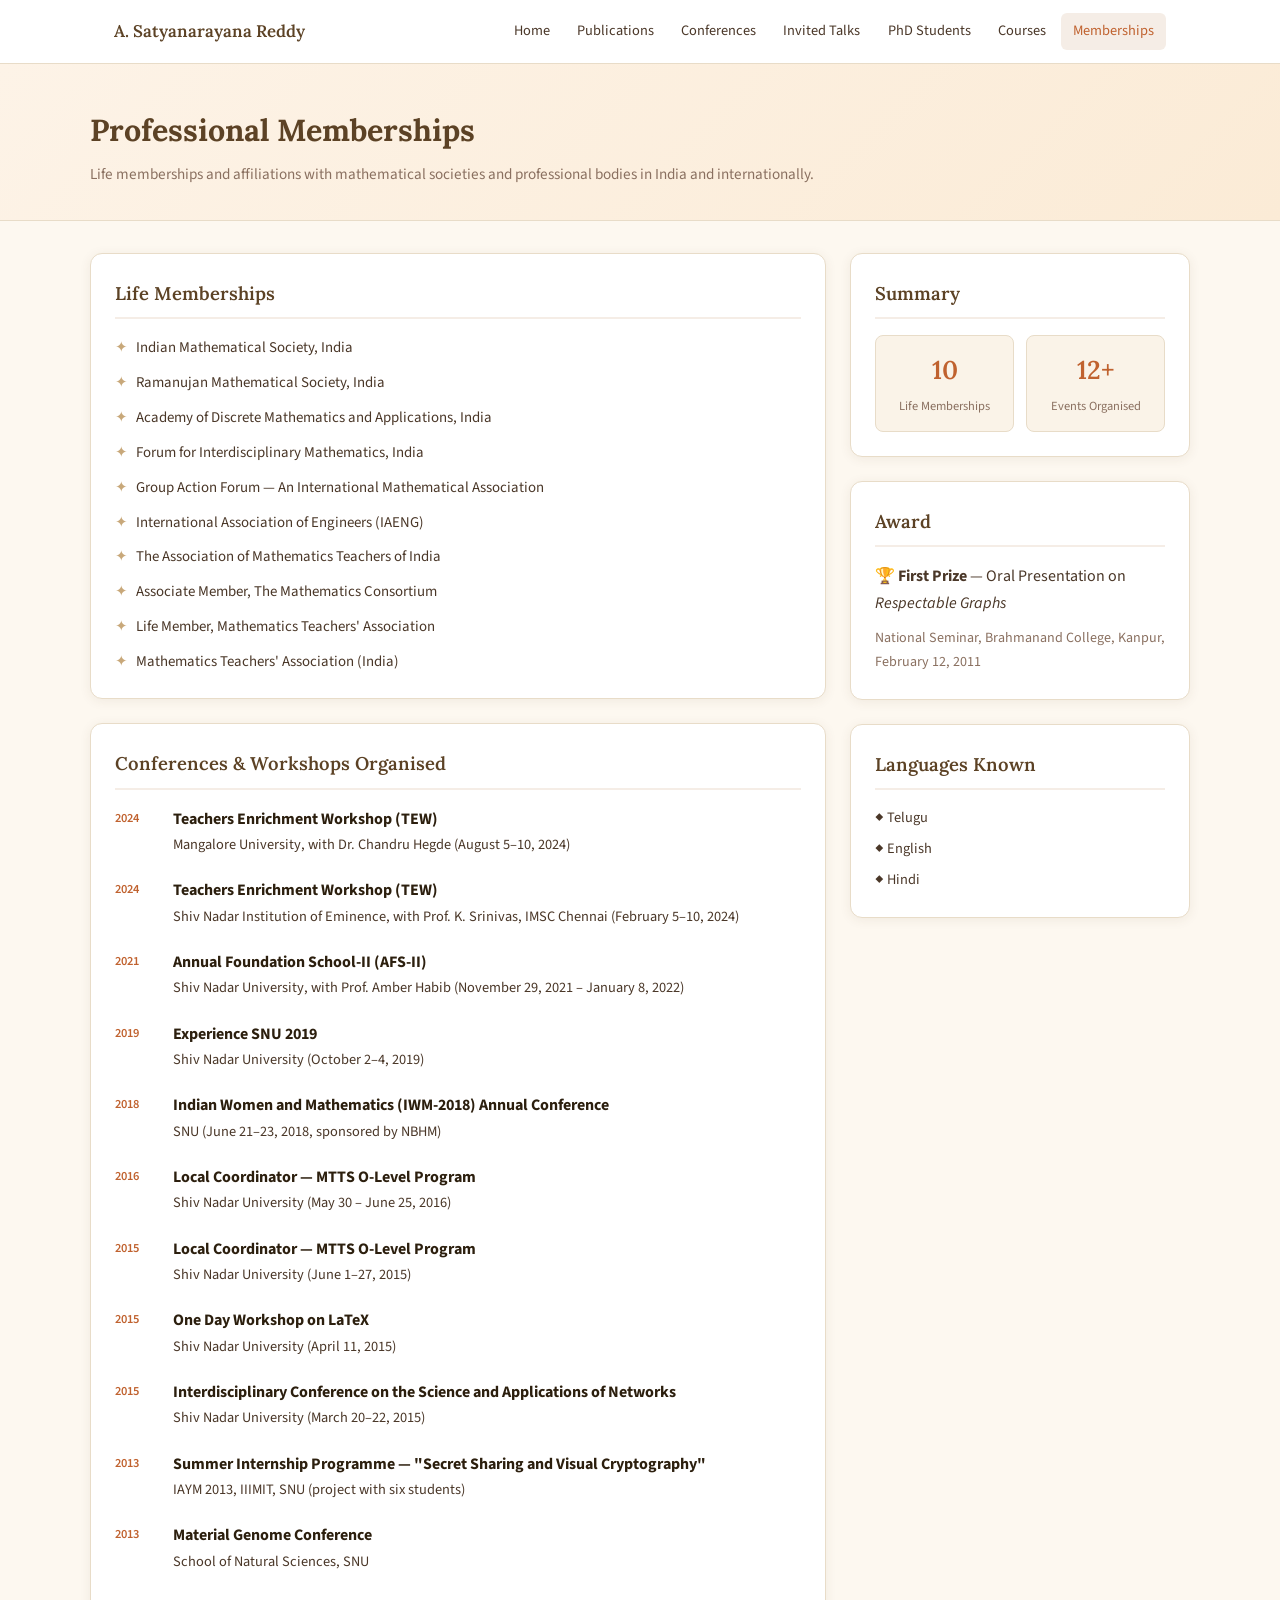
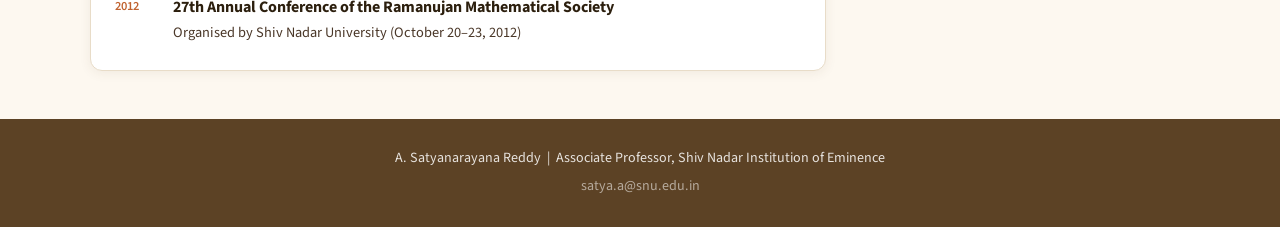
<file: memberships.html>
<!DOCTYPE html>
<html lang="en">
<head>
<meta charset="UTF-8">
<meta name="viewport" content="width=device-width, initial-scale=1.0">
<title>Memberships | A. Satyanarayana Reddy</title>
<link rel="preconnect" href="https://fonts.googleapis.com">
<link href="https://fonts.googleapis.com/css2?family=Lora:ital,wght@0,400;0,600;1,400&family=Source+Sans+3:wght@300;400;600&display=swap" rel="stylesheet">
<link rel="stylesheet" href="style.css">
</head>
<body>

<nav class="navbar">
  <div class="nav-inner">
    <a href="index.html" class="nav-brand">A. Satyanarayana Reddy</a>
    <button class="nav-toggle" onclick="toggleMenu()">&#9776;</button>
    <ul class="nav-links" id="navLinks">
      <li><a href="index.html">Home</a></li>
      <li><a href="publications.html">Publications</a></li>
      <li><a href="conferences.html">Conferences</a></li>
      <li><a href="invited-talks.html">Invited Talks</a></li>
      <li><a href="phd-students.html">PhD Students</a></li>
      <li><a href="courses.html">Courses</a></li>
      <li><a href="memberships.html" class="active">Memberships</a></li>
    </ul>
  </div>
</nav>

<div class="page-hero">
  <h1>Professional Memberships</h1>
  <p>Life memberships and affiliations with mathematical societies and professional bodies in India and internationally.</p>
</div>

<section class="content-section">
  <div class="container">
    <div class="two-col">
      <div class="main-col">
        <div class="card">
          <h2>Life Memberships</h2>
          <ul class="memb-list">
            <li>Indian Mathematical Society, India</li>
            <li>Ramanujan Mathematical Society, India</li>
            <li>Academy of Discrete Mathematics and Applications, India</li>
            <li>Forum for Interdisciplinary Mathematics, India</li>
            <li>Group Action Forum — An International Mathematical Association</li>
            <li>International Association of Engineers (IAENG)</li>
            <li>The Association of Mathematics Teachers of India</li>
            <li>Associate Member, The Mathematics Consortium</li>
            <li>Life Member, Mathematics Teachers' Association</li>
            <li>Mathematics Teachers' Association (India)</li>
          </ul>
        </div>

        <div class="card">
          <h2>Conferences &amp; Workshops Organised</h2>
          <ul class="timeline">
            <li>
              <span class="year">2024</span>
              <div>
                <strong>Teachers Enrichment Workshop (TEW)</strong>
                <p>Mangalore University, with Dr. Chandru Hegde (August 5–10, 2024)</p>
              </div>
            </li>
            <li>
              <span class="year">2024</span>
              <div>
                <strong>Teachers Enrichment Workshop (TEW)</strong>
                <p>Shiv Nadar Institution of Eminence, with Prof. K. Srinivas, IMSC Chennai (February 5–10, 2024)</p>
              </div>
            </li>
            <li>
              <span class="year">2021</span>
              <div>
                <strong>Annual Foundation School-II (AFS-II)</strong>
                <p>Shiv Nadar University, with Prof. Amber Habib (November 29, 2021 – January 8, 2022)</p>
              </div>
            </li>
            <li>
              <span class="year">2019</span>
              <div>
                <strong>Experience SNU 2019</strong>
                <p>Shiv Nadar University (October 2–4, 2019)</p>
              </div>
            </li>
            <li>
              <span class="year">2018</span>
              <div>
                <strong>Indian Women and Mathematics (IWM-2018) Annual Conference</strong>
                <p>SNU (June 21–23, 2018, sponsored by NBHM)</p>
              </div>
            </li>
            <li>
              <span class="year">2016</span>
              <div>
                <strong>Local Coordinator — MTTS O-Level Program</strong>
                <p>Shiv Nadar University (May 30 – June 25, 2016)</p>
              </div>
            </li>
            <li>
              <span class="year">2015</span>
              <div>
                <strong>Local Coordinator — MTTS O-Level Program</strong>
                <p>Shiv Nadar University (June 1–27, 2015)</p>
              </div>
            </li>
            <li>
              <span class="year">2015</span>
              <div>
                <strong>One Day Workshop on LaTeX</strong>
                <p>Shiv Nadar University (April 11, 2015)</p>
              </div>
            </li>
            <li>
              <span class="year">2015</span>
              <div>
                <strong>Interdisciplinary Conference on the Science and Applications of Networks</strong>
                <p>Shiv Nadar University (March 20–22, 2015)</p>
              </div>
            </li>
            <li>
              <span class="year">2013</span>
              <div>
                <strong>Summer Internship Programme — "Secret Sharing and Visual Cryptography"</strong>
                <p>IAYM 2013, IIIMIT, SNU (project with six students)</p>
              </div>
            </li>
            <li>
              <span class="year">2013</span>
              <div>
                <strong>Material Genome Conference</strong>
                <p>School of Natural Sciences, SNU</p>
              </div>
            </li>
            <li>
              <span class="year">2012</span>
              <div>
                <strong>27th Annual Conference of the Ramanujan Mathematical Society</strong>
                <p>Organised by Shiv Nadar University (October 20–23, 2012)</p>
              </div>
            </li>
          </ul>
        </div>
      </div>

      <div class="side-col">
        <div class="card">
          <h2>Summary</h2>
          <div class="stats-grid">
            <div class="stat-box">
              <span class="stat-num">10</span>
              <span class="stat-label">Life Memberships</span>
            </div>
            <div class="stat-box">
              <span class="stat-num">12+</span>
              <span class="stat-label">Events Organised</span>
            </div>
          </div>
        </div>

        <div class="card">
          <h2>Award</h2>
          <p>🏆 <strong>First Prize</strong> — Oral Presentation on <em>Respectable Graphs</em></p>
          <p class="muted">National Seminar, Brahmanand College, Kanpur, February 12, 2011</p>
        </div>

        <div class="card">
          <h2>Languages Known</h2>
          <ul class="plain-list">
            <li>&#9670; Telugu</li>
            <li>&#9670; English</li>
            <li>&#9670; Hindi</li>
          </ul>
        </div>
      </div>
    </div>
  </div>
</section>

<footer class="footer">
  <p>A. Satyanarayana Reddy &nbsp;|&nbsp; Associate Professor, Shiv Nadar Institution of Eminence</p>
  <p class="muted">satya.a@snu.edu.in</p>
</footer>
<script>function toggleMenu(){document.getElementById('navLinks').classList.toggle('open');}</script>
</body>
</html>
</file>
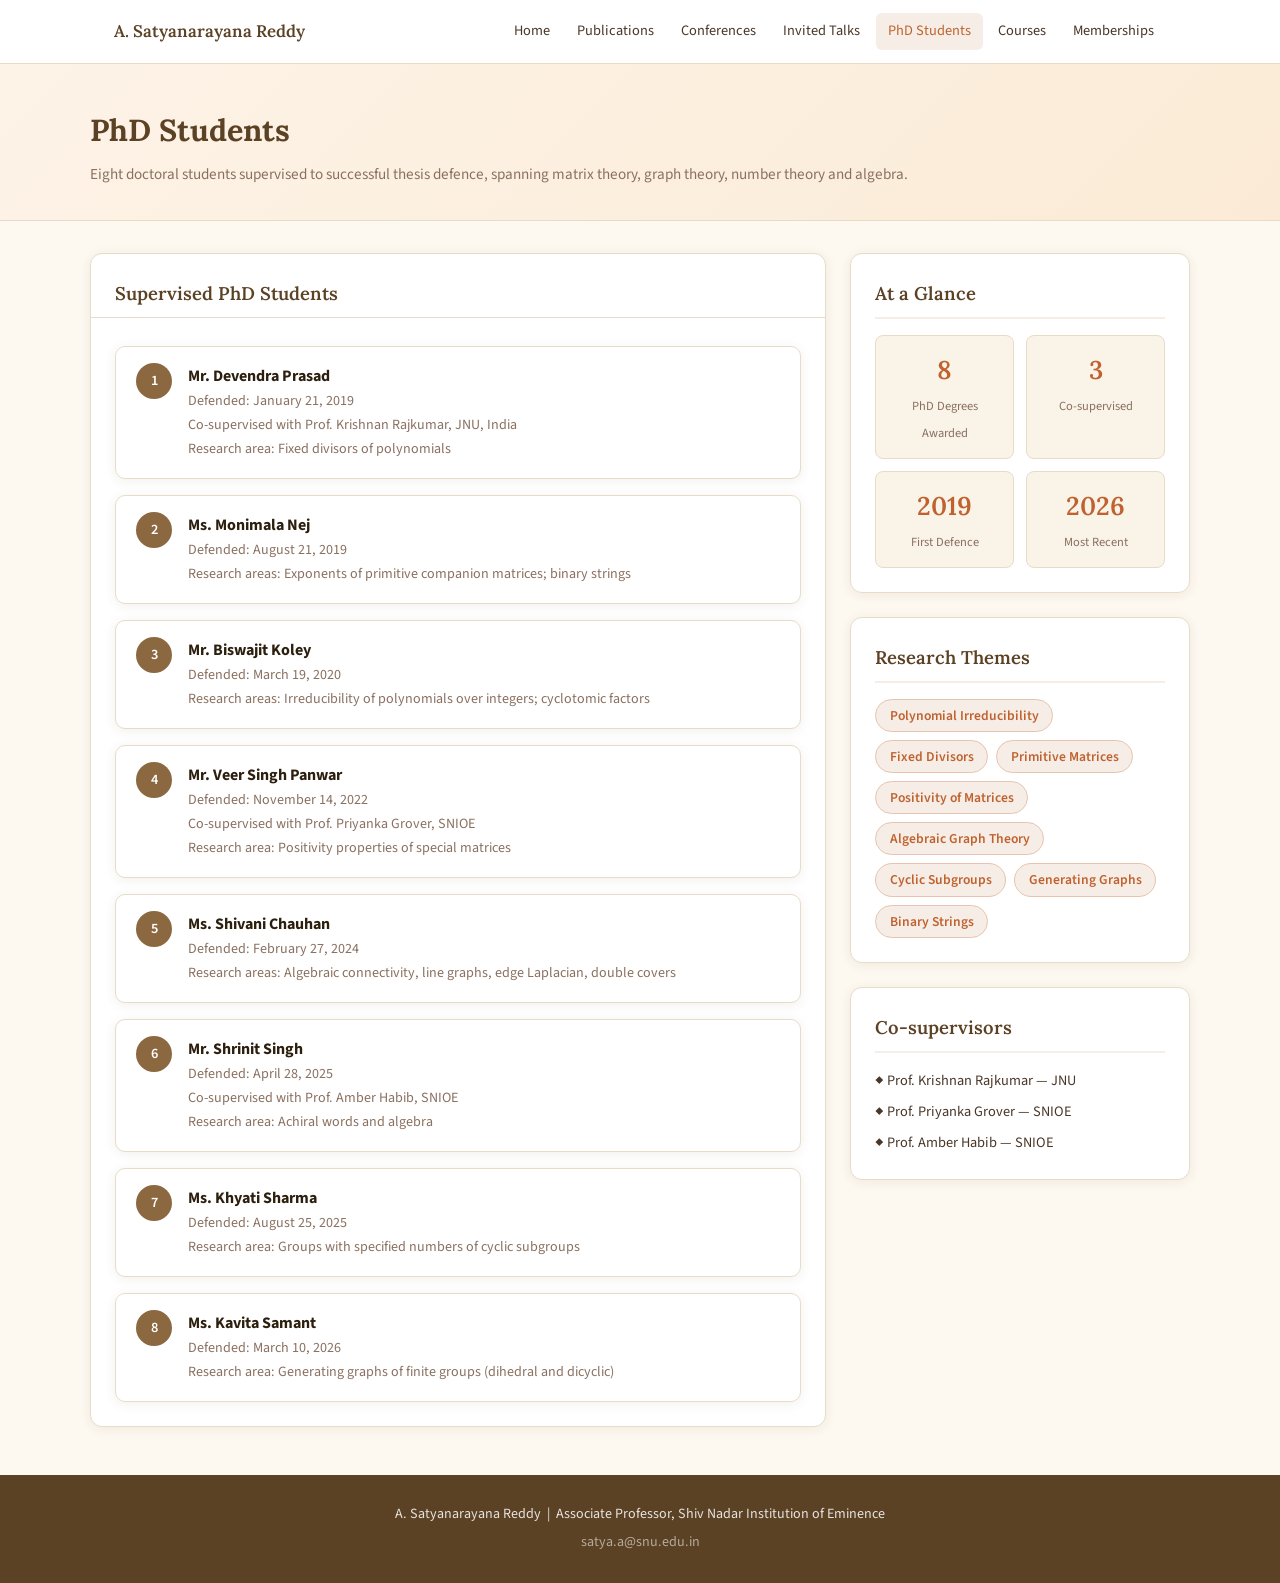
<file: phd-students1.html>
<!DOCTYPE html>
<html lang="en">
<head>
<meta charset="UTF-8">
<meta name="viewport" content="width=device-width, initial-scale=1.0">
<title>PhD Students | A. Satyanarayana Reddy</title>
<link rel="preconnect" href="https://fonts.googleapis.com">
<link href="https://fonts.googleapis.com/css2?family=Lora:ital,wght@0,400;0,600;1,400&family=Source+Sans+3:wght@300;400;600&display=swap" rel="stylesheet">
<link rel="stylesheet" href="style.css">
</head>
<body>

<nav class="navbar">
  <div class="nav-inner">
    <a href="index.html" class="nav-brand">A. Satyanarayana Reddy</a>
    <button class="nav-toggle" onclick="toggleMenu()">&#9776;</button>
    <ul class="nav-links" id="navLinks">
      <li><a href="index.html">Home</a></li>
      <li><a href="publications.html">Publications</a></li>
      <li><a href="conferences.html">Conferences</a></li>
      <li><a href="invited-talks.html">Invited Talks</a></li>
      <li><a href="phd-students.html" class="active">PhD Students</a></li>
      <li><a href="courses.html">Courses</a></li>
      <li><a href="memberships.html">Memberships</a></li>
    </ul>
  </div>
</nav>

<div class="page-hero">
  <h1>PhD Students</h1>
  <p>Eight doctoral students supervised to successful thesis defence, spanning matrix theory, graph theory, number theory and algebra.</p>
</div>

<section class="content-section">
  <div class="container">
    <div class="two-col">
      <div class="main-col">
        <div class="card" style="padding:0; overflow:hidden;">
          <div style="padding:1.5rem 1.5rem 0.5rem; border-bottom: 1px solid var(--warm-border);">
            <h2 style="border:none; padding:0; margin-bottom:0;">Supervised PhD Students</h2>
          </div>
          <div style="padding:1rem 1.5rem 1.5rem;">
            <div class="phd-grid" style="margin-top:0.75rem;">

              <div class="phd-card">
                <div class="phd-num">1</div>
                <div class="phd-info">
                  <strong>Mr. Devendra Prasad</strong>
                  <p>Defended: January 21, 2019</p>
                  <p>Co-supervised with Prof. Krishnan Rajkumar, JNU, India</p>
                  <p>Research area: Fixed divisors of polynomials</p>
                </div>
              </div>

              <div class="phd-card">
                <div class="phd-num">2</div>
                <div class="phd-info">
                  <strong>Ms. Monimala Nej</strong>
                  <p>Defended: August 21, 2019</p>
                  <p>Research areas: Exponents of primitive companion matrices; binary strings</p>
                </div>
              </div>

              <div class="phd-card">
                <div class="phd-num">3</div>
                <div class="phd-info">
                  <strong>Mr. Biswajit Koley</strong>
                  <p>Defended: March 19, 2020</p>
                  <p>Research areas: Irreducibility of polynomials over integers; cyclotomic factors</p>
                </div>
              </div>

              <div class="phd-card">
                <div class="phd-num">4</div>
                <div class="phd-info">
                  <strong>Mr. Veer Singh Panwar</strong>
                  <p>Defended: November 14, 2022</p>
                  <p>Co-supervised with Prof. Priyanka Grover, SNIOE</p>
                  <p>Research area: Positivity properties of special matrices</p>
                </div>
              </div>

              <div class="phd-card">
                <div class="phd-num">5</div>
                <div class="phd-info">
                  <strong>Ms. Shivani Chauhan</strong>
                  <p>Defended: February 27, 2024</p>
                  <p>Research areas: Algebraic connectivity, line graphs, edge Laplacian, double covers</p>
                </div>
              </div>

              <div class="phd-card">
                <div class="phd-num">6</div>
                <div class="phd-info">
                  <strong>Mr. Shrinit Singh</strong>
                  <p>Defended: April 28, 2025</p>
                  <p>Co-supervised with Prof. Amber Habib, SNIOE</p>
                  <p>Research area: Achiral words and algebra</p>
                </div>
              </div>

              <div class="phd-card">
                <div class="phd-num">7</div>
                <div class="phd-info">
                  <strong>Ms. Khyati Sharma</strong>
                  <p>Defended: August 25, 2025</p>
                  <p>Research area: Groups with specified numbers of cyclic subgroups</p>
                </div>
              </div>

              <div class="phd-card">
                <div class="phd-num">8</div>
                <div class="phd-info">
                  <strong>Ms. Kavita Samant</strong>
                  <p>Defended: March 10, 2026</p>
                  <p>Research area: Generating graphs of finite groups (dihedral and dicyclic)</p>
                </div>
              </div>

            </div>
          </div>
        </div>
      </div>

      <div class="side-col">
        <div class="card">
          <h2>At a Glance</h2>
          <div class="stats-grid">
            <div class="stat-box">
              <span class="stat-num">8</span>
              <span class="stat-label">PhD Degrees Awarded</span>
            </div>
            <div class="stat-box">
              <span class="stat-num">3</span>
              <span class="stat-label">Co-supervised</span>
            </div>
            <div class="stat-box">
              <span class="stat-num">2019</span>
              <span class="stat-label">First Defence</span>
            </div>
            <div class="stat-box">
              <span class="stat-num">2026</span>
              <span class="stat-label">Most Recent</span>
            </div>
          </div>
        </div>

        <div class="card">
          <h2>Research Themes</h2>
          <div class="tag-list">
            <span class="tag">Polynomial Irreducibility</span>
            <span class="tag">Fixed Divisors</span>
            <span class="tag">Primitive Matrices</span>
            <span class="tag">Positivity of Matrices</span>
            <span class="tag">Algebraic Graph Theory</span>
            <span class="tag">Cyclic Subgroups</span>
            <span class="tag">Generating Graphs</span>
            <span class="tag">Binary Strings</span>
          </div>
        </div>

        <div class="card">
          <h2>Co-supervisors</h2>
          <ul class="plain-list">
            <li>&#9670; Prof. Krishnan Rajkumar — JNU</li>
            <li>&#9670; Prof. Priyanka Grover — SNIOE</li>
            <li>&#9670; Prof. Amber Habib — SNIOE</li>
          </ul>
        </div>
      </div>
    </div>
  </div>
</section>

<footer class="footer">
  <p>A. Satyanarayana Reddy &nbsp;|&nbsp; Associate Professor, Shiv Nadar Institution of Eminence</p>
  <p class="muted">satya.a@snu.edu.in</p>
</footer>
<script>function toggleMenu(){document.getElementById('navLinks').classList.toggle('open');}</script>
</body>
</html>
</file>
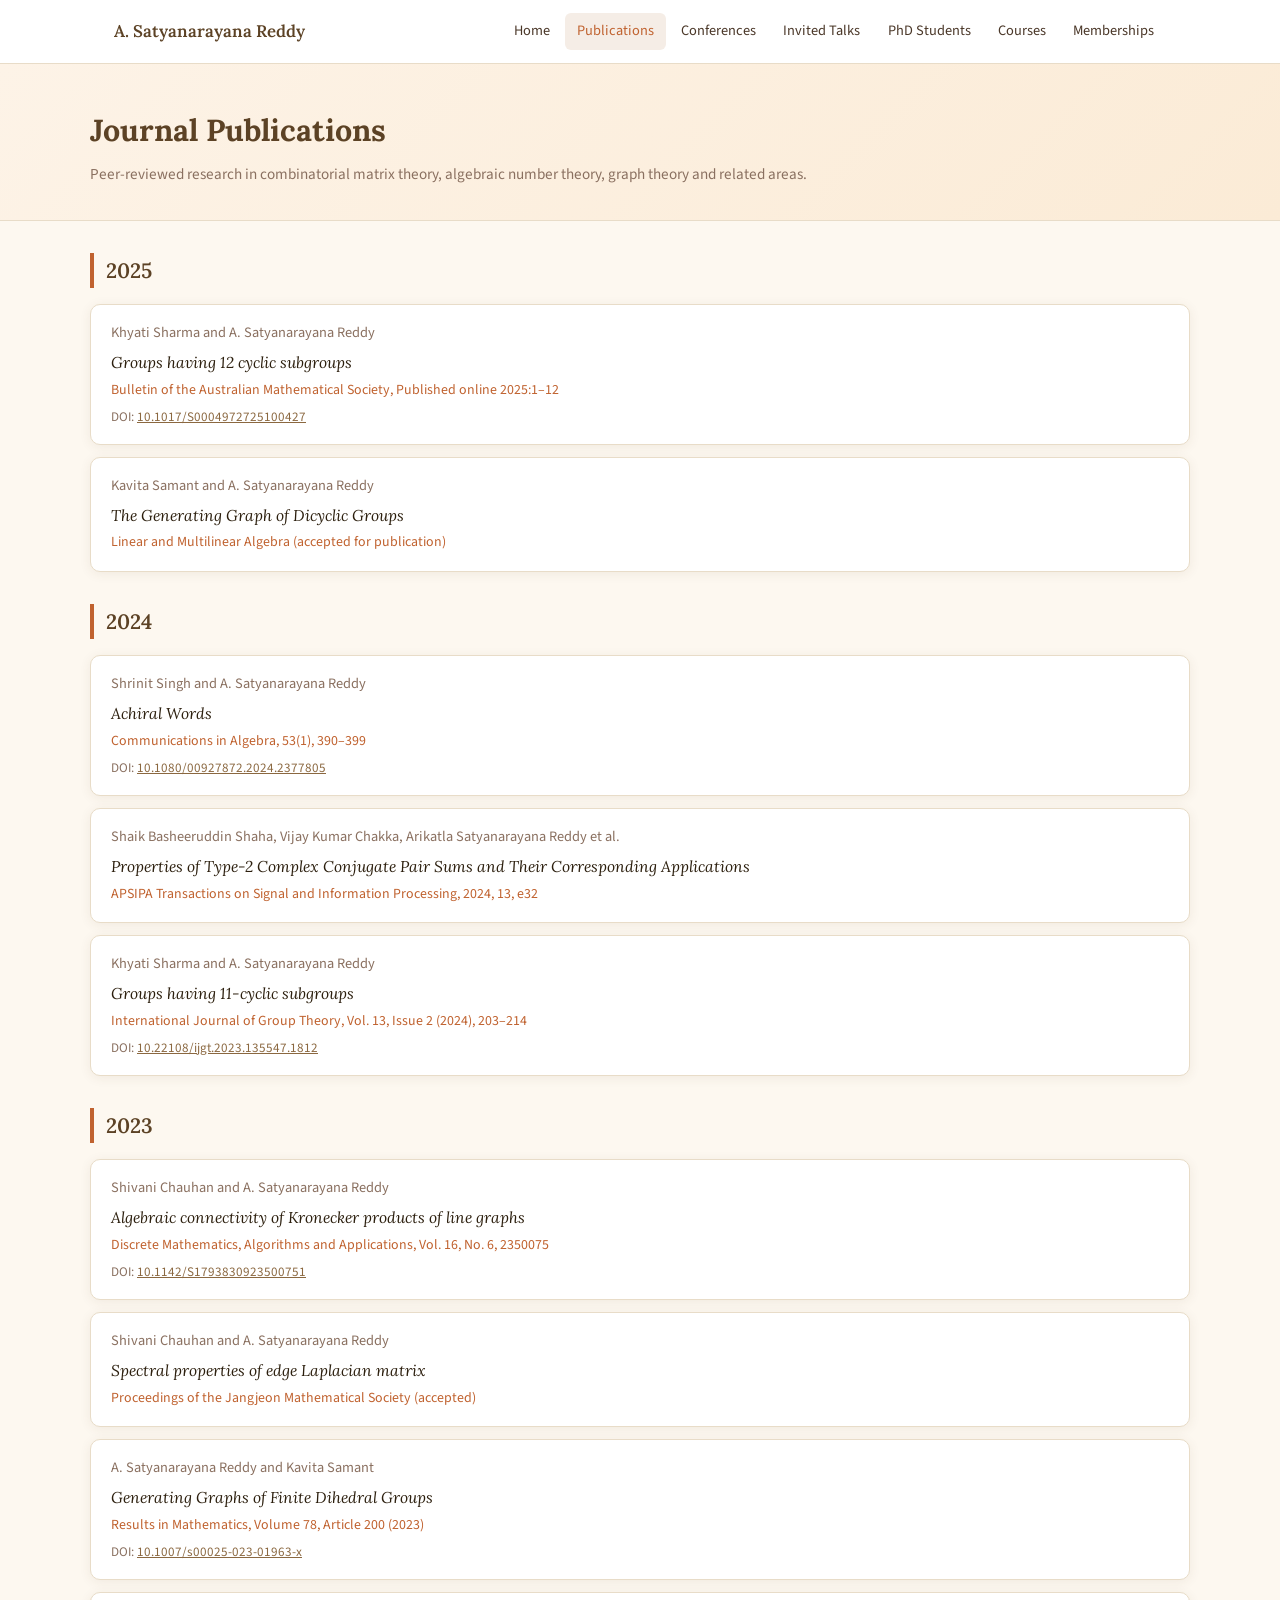
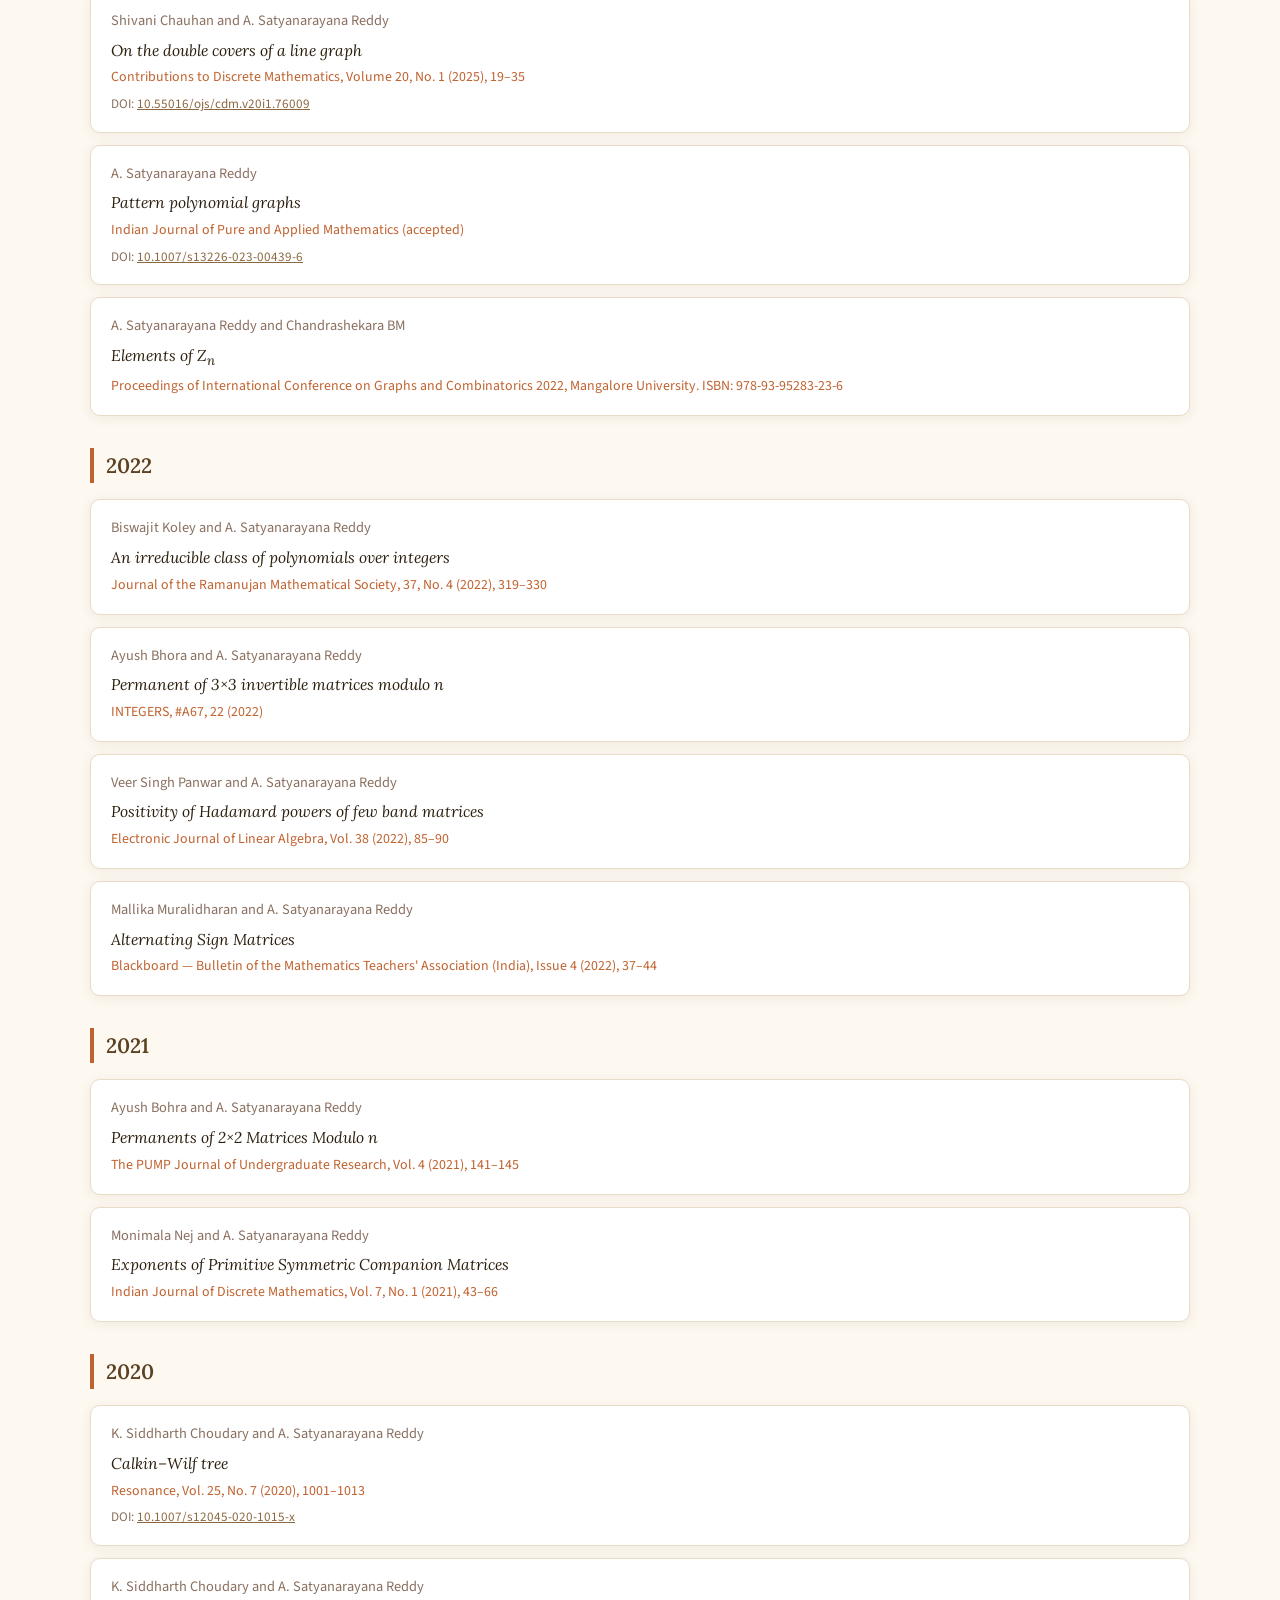
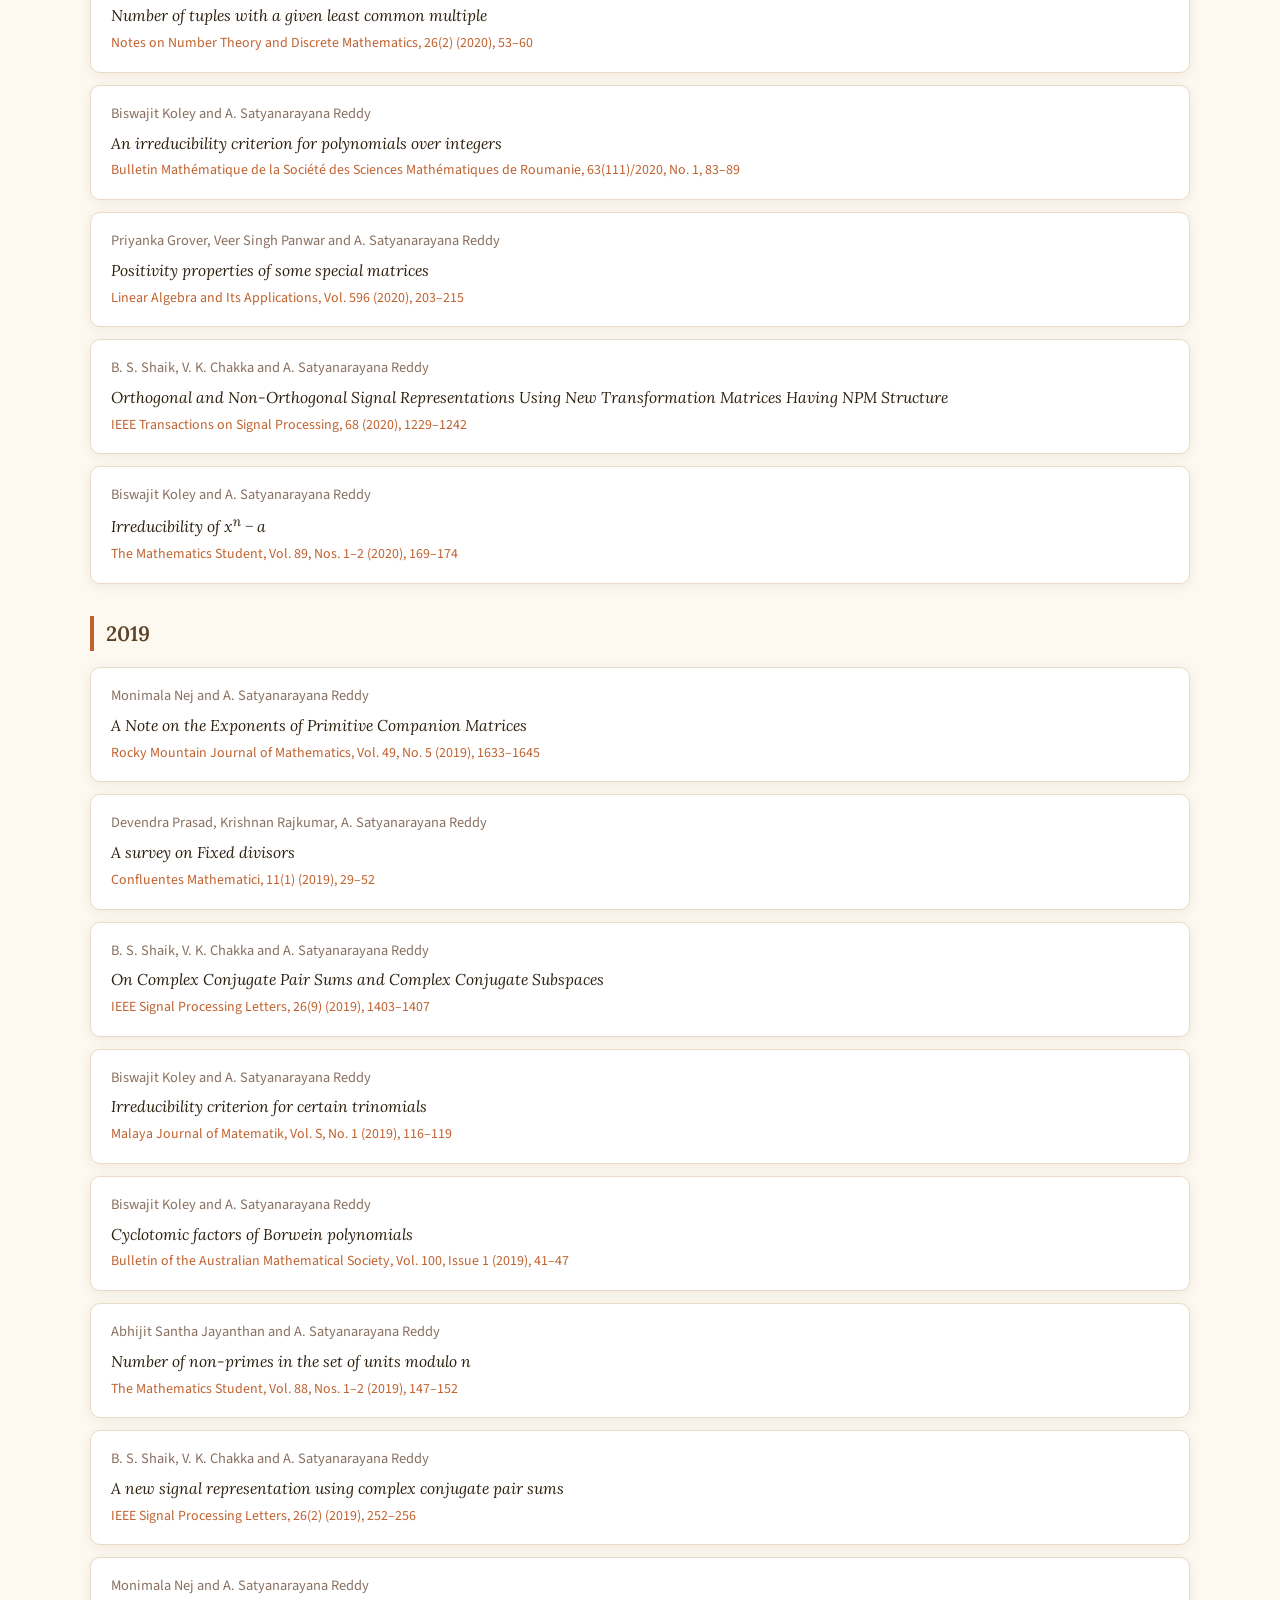
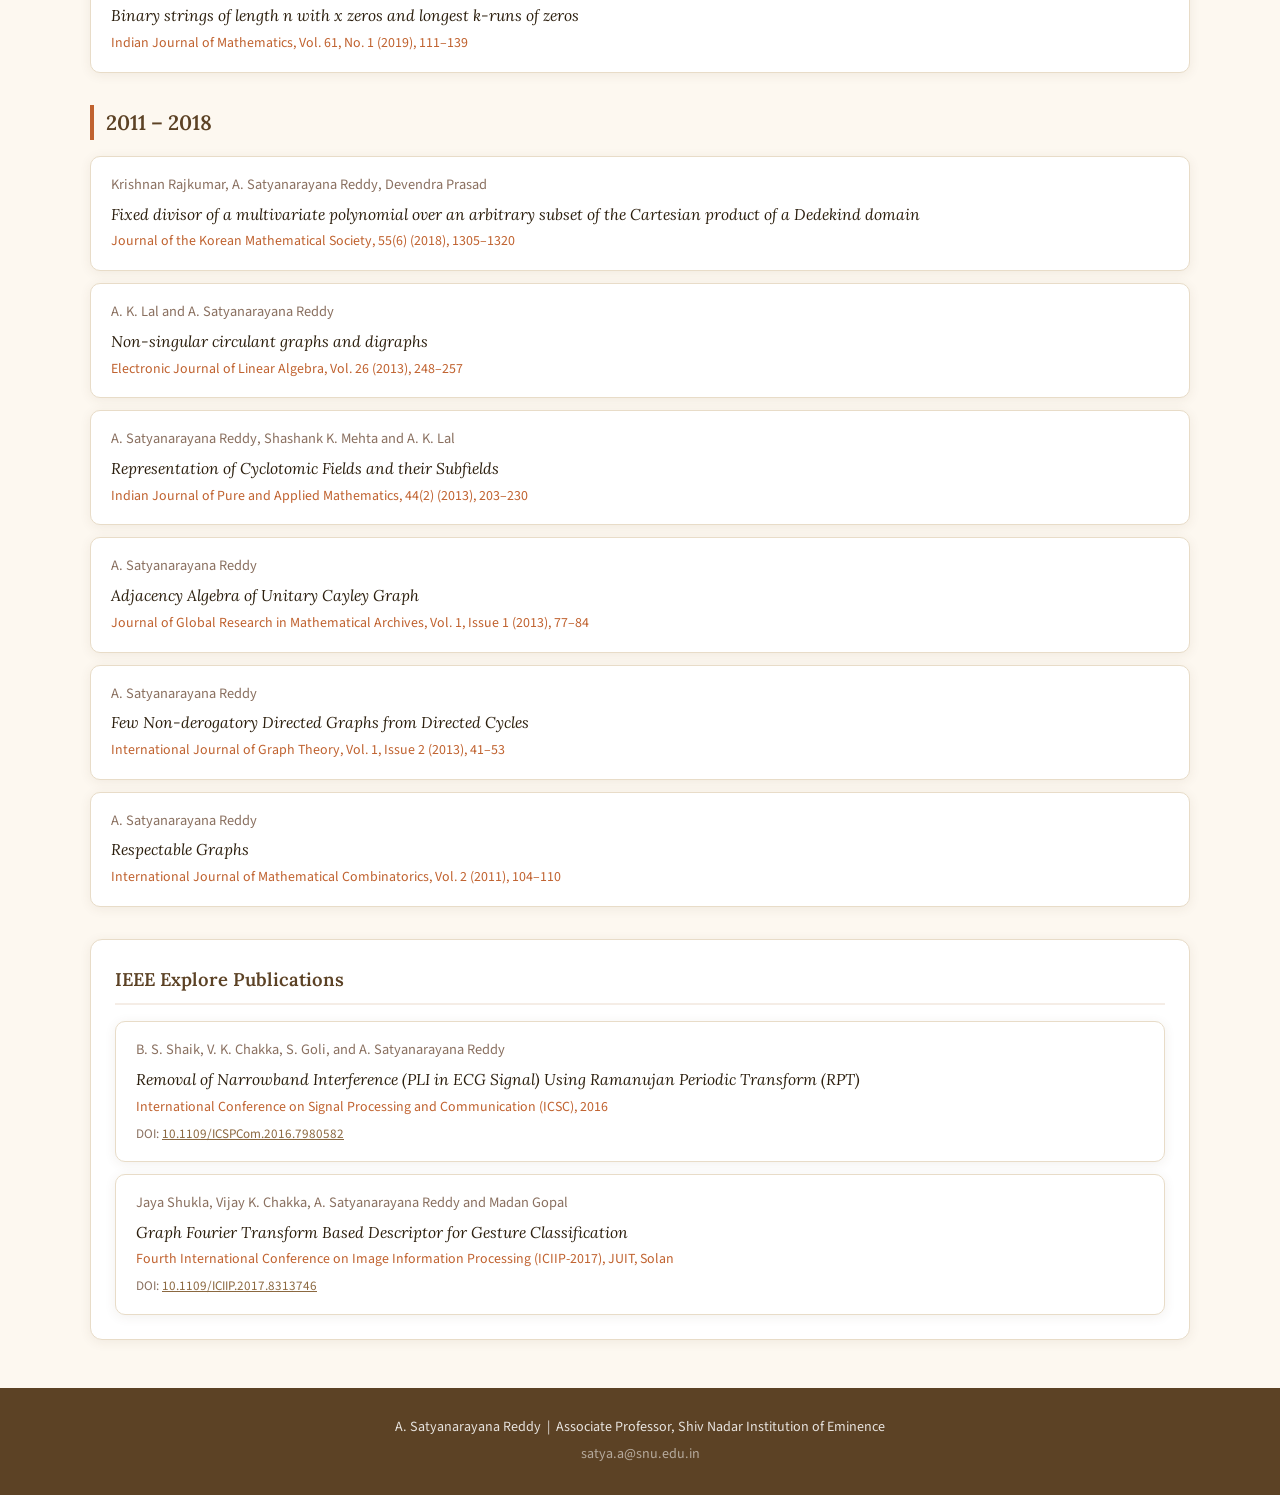
<file: publications.html>
<!DOCTYPE html>
<html lang="en">
<head>
<meta charset="UTF-8">
<meta name="viewport" content="width=device-width, initial-scale=1.0">
<title>Publications | A. Satyanarayana Reddy</title>
<link rel="preconnect" href="https://fonts.googleapis.com">
<link href="https://fonts.googleapis.com/css2?family=Lora:ital,wght@0,400;0,600;1,400&family=Source+Sans+3:wght@300;400;600&display=swap" rel="stylesheet">
<link rel="stylesheet" href="style.css">
</head>
<body>

<nav class="navbar">
  <div class="nav-inner">
    <a href="index.html" class="nav-brand">A. Satyanarayana Reddy</a>
    <button class="nav-toggle" onclick="toggleMenu()">&#9776;</button>
    <ul class="nav-links" id="navLinks">
      <li><a href="index.html">Home</a></li>
      <li><a href="publications.html" class="active">Publications</a></li>
      <li><a href="conferences.html">Conferences</a></li>
      <li><a href="invited-talks.html">Invited Talks</a></li>
      <li><a href="phd-students.html">PhD Students</a></li>
      <li><a href="courses.html">Courses</a></li>
      <li><a href="memberships.html">Memberships</a></li>
    </ul>
  </div>
</nav>

<div class="page-hero">
  <h1>Journal Publications</h1>
  <p>Peer-reviewed research in combinatorial matrix theory, algebraic number theory, graph theory and related areas.</p>
</div>

<section class="content-section">
  <div class="container">

    <div class="pub-year-group">
      <div class="pub-year-label">2025</div>

      <div class="pub-entry">
        <div class="authors">Khyati Sharma and A. Satyanarayana Reddy</div>
        <div class="title">Groups having 12 cyclic subgroups</div>
        <div class="journal">Bulletin of the Australian Mathematical Society, Published online 2025:1–12</div>
        <div class="doi">DOI: <a href="https://doi.org/10.1017/S0004972725100427" target="_blank">10.1017/S0004972725100427</a></div>
      </div>

      <div class="pub-entry">
        <div class="authors">Kavita Samant and A. Satyanarayana Reddy</div>
        <div class="title">The Generating Graph of Dicyclic Groups</div>
        <div class="journal">Linear and Multilinear Algebra (accepted for publication)</div>
      </div>
    </div>

    <div class="pub-year-group">
      <div class="pub-year-label">2024</div>

      <div class="pub-entry">
        <div class="authors">Shrinit Singh and A. Satyanarayana Reddy</div>
        <div class="title">Achiral Words</div>
        <div class="journal">Communications in Algebra, 53(1), 390–399</div>
        <div class="doi">DOI: <a href="https://doi.org/10.1080/00927872.2024.2377805" target="_blank">10.1080/00927872.2024.2377805</a></div>
      </div>

      <div class="pub-entry">
        <div class="authors">Shaik Basheeruddin Shaha, Vijay Kumar Chakka, Arikatla Satyanarayana Reddy et al.</div>
        <div class="title">Properties of Type-2 Complex Conjugate Pair Sums and Their Corresponding Applications</div>
        <div class="journal">APSIPA Transactions on Signal and Information Processing, 2024, 13, e32</div>
      </div>

      <div class="pub-entry">
        <div class="authors">Khyati Sharma and A. Satyanarayana Reddy</div>
        <div class="title">Groups having 11-cyclic subgroups</div>
        <div class="journal">International Journal of Group Theory, Vol. 13, Issue 2 (2024), 203–214</div>
        <div class="doi">DOI: <a href="https://doi.org/10.22108/ijgt.2023.135547.1812" target="_blank">10.22108/ijgt.2023.135547.1812</a></div>
      </div>
    </div>

    <div class="pub-year-group">
      <div class="pub-year-label">2023</div>

      <div class="pub-entry">
        <div class="authors">Shivani Chauhan and A. Satyanarayana Reddy</div>
        <div class="title">Algebraic connectivity of Kronecker products of line graphs</div>
        <div class="journal">Discrete Mathematics, Algorithms and Applications, Vol. 16, No. 6, 2350075</div>
        <div class="doi">DOI: <a href="https://doi.org/10.1142/S1793830923500751" target="_blank">10.1142/S1793830923500751</a></div>
      </div>

      <div class="pub-entry">
        <div class="authors">Shivani Chauhan and A. Satyanarayana Reddy</div>
        <div class="title">Spectral properties of edge Laplacian matrix</div>
        <div class="journal">Proceedings of the Jangjeon Mathematical Society (accepted)</div>
      </div>

      <div class="pub-entry">
        <div class="authors">A. Satyanarayana Reddy and Kavita Samant</div>
        <div class="title">Generating Graphs of Finite Dihedral Groups</div>
        <div class="journal">Results in Mathematics, Volume 78, Article 200 (2023)</div>
        <div class="doi">DOI: <a href="https://doi.org/10.1007/s00025-023-01963-x" target="_blank">10.1007/s00025-023-01963-x</a></div>
      </div>

      <div class="pub-entry">
        <div class="authors">Shivani Chauhan and A. Satyanarayana Reddy</div>
        <div class="title">On the double covers of a line graph</div>
        <div class="journal">Contributions to Discrete Mathematics, Volume 20, No. 1 (2025), 19–35</div>
        <div class="doi">DOI: <a href="https://doi.org/10.55016/ojs/cdm.v20i1.76009" target="_blank">10.55016/ojs/cdm.v20i1.76009</a></div>
      </div>

      <div class="pub-entry">
        <div class="authors">A. Satyanarayana Reddy</div>
        <div class="title">Pattern polynomial graphs</div>
        <div class="journal">Indian Journal of Pure and Applied Mathematics (accepted)</div>
        <div class="doi">DOI: <a href="https://doi.org/10.1007/s13226-023-00439-6" target="_blank">10.1007/s13226-023-00439-6</a></div>
      </div>

      <div class="pub-entry">
        <div class="authors">A. Satyanarayana Reddy and Chandrashekara BM</div>
        <div class="title">Elements of Z<sub>n</sub></div>
        <div class="journal">Proceedings of International Conference on Graphs and Combinatorics 2022, Mangalore University. ISBN: 978-93-95283-23-6</div>
      </div>
    </div>

    <div class="pub-year-group">
      <div class="pub-year-label">2022</div>

      <div class="pub-entry">
        <div class="authors">Biswajit Koley and A. Satyanarayana Reddy</div>
        <div class="title">An irreducible class of polynomials over integers</div>
        <div class="journal">Journal of the Ramanujan Mathematical Society, 37, No. 4 (2022), 319–330</div>
      </div>

      <div class="pub-entry">
        <div class="authors">Ayush Bhora and A. Satyanarayana Reddy</div>
        <div class="title">Permanent of 3×3 invertible matrices modulo n</div>
        <div class="journal">INTEGERS, #A67, 22 (2022)</div>
      </div>

      <div class="pub-entry">
        <div class="authors">Veer Singh Panwar and A. Satyanarayana Reddy</div>
        <div class="title">Positivity of Hadamard powers of few band matrices</div>
        <div class="journal">Electronic Journal of Linear Algebra, Vol. 38 (2022), 85–90</div>
      </div>

      <div class="pub-entry">
        <div class="authors">Mallika Muralidharan and A. Satyanarayana Reddy</div>
        <div class="title">Alternating Sign Matrices</div>
        <div class="journal">Blackboard — Bulletin of the Mathematics Teachers' Association (India), Issue 4 (2022), 37–44</div>
      </div>
    </div>

    <div class="pub-year-group">
      <div class="pub-year-label">2021</div>

      <div class="pub-entry">
        <div class="authors">Ayush Bohra and A. Satyanarayana Reddy</div>
        <div class="title">Permanents of 2×2 Matrices Modulo n</div>
        <div class="journal">The PUMP Journal of Undergraduate Research, Vol. 4 (2021), 141–145</div>
      </div>

      <div class="pub-entry">
        <div class="authors">Monimala Nej and A. Satyanarayana Reddy</div>
        <div class="title">Exponents of Primitive Symmetric Companion Matrices</div>
        <div class="journal">Indian Journal of Discrete Mathematics, Vol. 7, No. 1 (2021), 43–66</div>
      </div>
    </div>

    <div class="pub-year-group">
      <div class="pub-year-label">2020</div>

      <div class="pub-entry">
        <div class="authors">K. Siddharth Choudary and A. Satyanarayana Reddy</div>
        <div class="title">Calkin–Wilf tree</div>
        <div class="journal">Resonance, Vol. 25, No. 7 (2020), 1001–1013</div>
        <div class="doi">DOI: <a href="https://doi.org/10.1007/s12045-020-1015-x" target="_blank">10.1007/s12045-020-1015-x</a></div>
      </div>

      <div class="pub-entry">
        <div class="authors">K. Siddharth Choudary and A. Satyanarayana Reddy</div>
        <div class="title">Number of tuples with a given least common multiple</div>
        <div class="journal">Notes on Number Theory and Discrete Mathematics, 26(2) (2020), 53–60</div>
      </div>

      <div class="pub-entry">
        <div class="authors">Biswajit Koley and A. Satyanarayana Reddy</div>
        <div class="title">An irreducibility criterion for polynomials over integers</div>
        <div class="journal">Bulletin Mathématique de la Société des Sciences Mathématiques de Roumanie, 63(111)/2020, No. 1, 83–89</div>
      </div>

      <div class="pub-entry">
        <div class="authors">Priyanka Grover, Veer Singh Panwar and A. Satyanarayana Reddy</div>
        <div class="title">Positivity properties of some special matrices</div>
        <div class="journal">Linear Algebra and Its Applications, Vol. 596 (2020), 203–215</div>
      </div>

      <div class="pub-entry">
        <div class="authors">B. S. Shaik, V. K. Chakka and A. Satyanarayana Reddy</div>
        <div class="title">Orthogonal and Non-Orthogonal Signal Representations Using New Transformation Matrices Having NPM Structure</div>
        <div class="journal">IEEE Transactions on Signal Processing, 68 (2020), 1229–1242</div>
      </div>

      <div class="pub-entry">
        <div class="authors">Biswajit Koley and A. Satyanarayana Reddy</div>
        <div class="title">Irreducibility of x<sup>n</sup> − a</div>
        <div class="journal">The Mathematics Student, Vol. 89, Nos. 1–2 (2020), 169–174</div>
      </div>
    </div>

    <div class="pub-year-group">
      <div class="pub-year-label">2019</div>

      <div class="pub-entry">
        <div class="authors">Monimala Nej and A. Satyanarayana Reddy</div>
        <div class="title">A Note on the Exponents of Primitive Companion Matrices</div>
        <div class="journal">Rocky Mountain Journal of Mathematics, Vol. 49, No. 5 (2019), 1633–1645</div>
      </div>

      <div class="pub-entry">
        <div class="authors">Devendra Prasad, Krishnan Rajkumar, A. Satyanarayana Reddy</div>
        <div class="title">A survey on Fixed divisors</div>
        <div class="journal">Confluentes Mathematici, 11(1) (2019), 29–52</div>
      </div>

      <div class="pub-entry">
        <div class="authors">B. S. Shaik, V. K. Chakka and A. Satyanarayana Reddy</div>
        <div class="title">On Complex Conjugate Pair Sums and Complex Conjugate Subspaces</div>
        <div class="journal">IEEE Signal Processing Letters, 26(9) (2019), 1403–1407</div>
      </div>

      <div class="pub-entry">
        <div class="authors">Biswajit Koley and A. Satyanarayana Reddy</div>
        <div class="title">Irreducibility criterion for certain trinomials</div>
        <div class="journal">Malaya Journal of Matematik, Vol. S, No. 1 (2019), 116–119</div>
      </div>

      <div class="pub-entry">
        <div class="authors">Biswajit Koley and A. Satyanarayana Reddy</div>
        <div class="title">Cyclotomic factors of Borwein polynomials</div>
        <div class="journal">Bulletin of the Australian Mathematical Society, Vol. 100, Issue 1 (2019), 41–47</div>
      </div>

      <div class="pub-entry">
        <div class="authors">Abhijit Santha Jayanthan and A. Satyanarayana Reddy</div>
        <div class="title">Number of non-primes in the set of units modulo n</div>
        <div class="journal">The Mathematics Student, Vol. 88, Nos. 1–2 (2019), 147–152</div>
      </div>

      <div class="pub-entry">
        <div class="authors">B. S. Shaik, V. K. Chakka and A. Satyanarayana Reddy</div>
        <div class="title">A new signal representation using complex conjugate pair sums</div>
        <div class="journal">IEEE Signal Processing Letters, 26(2) (2019), 252–256</div>
      </div>

      <div class="pub-entry">
        <div class="authors">Monimala Nej and A. Satyanarayana Reddy</div>
        <div class="title">Binary strings of length n with x zeros and longest k-runs of zeros</div>
        <div class="journal">Indian Journal of Mathematics, Vol. 61, No. 1 (2019), 111–139</div>
      </div>
    </div>

    <div class="pub-year-group">
      <div class="pub-year-label">2011 – 2018</div>

      <div class="pub-entry">
        <div class="authors">Krishnan Rajkumar, A. Satyanarayana Reddy, Devendra Prasad</div>
        <div class="title">Fixed divisor of a multivariate polynomial over an arbitrary subset of the Cartesian product of a Dedekind domain</div>
        <div class="journal">Journal of the Korean Mathematical Society, 55(6) (2018), 1305–1320</div>
      </div>

      <div class="pub-entry">
        <div class="authors">A. K. Lal and A. Satyanarayana Reddy</div>
        <div class="title">Non-singular circulant graphs and digraphs</div>
        <div class="journal">Electronic Journal of Linear Algebra, Vol. 26 (2013), 248–257</div>
      </div>

      <div class="pub-entry">
        <div class="authors">A. Satyanarayana Reddy, Shashank K. Mehta and A. K. Lal</div>
        <div class="title">Representation of Cyclotomic Fields and their Subfields</div>
        <div class="journal">Indian Journal of Pure and Applied Mathematics, 44(2) (2013), 203–230</div>
      </div>

      <div class="pub-entry">
        <div class="authors">A. Satyanarayana Reddy</div>
        <div class="title">Adjacency Algebra of Unitary Cayley Graph</div>
        <div class="journal">Journal of Global Research in Mathematical Archives, Vol. 1, Issue 1 (2013), 77–84</div>
      </div>

      <div class="pub-entry">
        <div class="authors">A. Satyanarayana Reddy</div>
        <div class="title">Few Non-derogatory Directed Graphs from Directed Cycles</div>
        <div class="journal">International Journal of Graph Theory, Vol. 1, Issue 2 (2013), 41–53</div>
      </div>

      <div class="pub-entry">
        <div class="authors">A. Satyanarayana Reddy</div>
        <div class="title">Respectable Graphs</div>
        <div class="journal">International Journal of Mathematical Combinatorics, Vol. 2 (2011), 104–110</div>
      </div>
    </div>

    <div class="card" style="margin-top:1rem;">
      <h2>IEEE Explore Publications</h2>
      <div class="pub-entry" style="margin-bottom:0.75rem;">
        <div class="authors">B. S. Shaik, V. K. Chakka, S. Goli, and A. Satyanarayana Reddy</div>
        <div class="title">Removal of Narrowband Interference (PLI in ECG Signal) Using Ramanujan Periodic Transform (RPT)</div>
        <div class="journal">International Conference on Signal Processing and Communication (ICSC), 2016</div>
        <div class="doi">DOI: <a href="https://doi.org/10.1109/ICSPCom.2016.7980582" target="_blank">10.1109/ICSPCom.2016.7980582</a></div>
      </div>
      <div class="pub-entry" style="margin-bottom:0;">
        <div class="authors">Jaya Shukla, Vijay K. Chakka, A. Satyanarayana Reddy and Madan Gopal</div>
        <div class="title">Graph Fourier Transform Based Descriptor for Gesture Classification</div>
        <div class="journal">Fourth International Conference on Image Information Processing (ICIIP-2017), JUIT, Solan</div>
        <div class="doi">DOI: <a href="https://doi.org/10.1109/ICIIP.2017.8313746" target="_blank">10.1109/ICIIP.2017.8313746</a></div>
      </div>
    </div>

  </div>
</section>

<footer class="footer">
  <p>A. Satyanarayana Reddy &nbsp;|&nbsp; Associate Professor, Shiv Nadar Institution of Eminence</p>
  <p class="muted">satya.a@snu.edu.in</p>
</footer>
<script>function toggleMenu(){document.getElementById('navLinks').classList.toggle('open');}</script>
</body>
</html>
</file>
<file: style.css>
/* ===== FONTS & RESET ===== */
*, *::before, *::after { box-sizing: border-box; margin: 0; padding: 0; }

:root {
  --warm-cream: #fdf8f0;
  --warm-light: #faf3e8;
  --warm-border: #e8dcc8;
  --warm-mid: #c8a87a;
  --warm-dark: #8b6840;
  --warm-deep: #5c4225;
  --accent: #c0622f;
  --accent-light: #f5ede6;
  --text-main: #2c1f0e;
  --text-body: #4a3728;
  --text-muted: #8a7060;
  --card-bg: #ffffff;
  --shadow: 0 2px 12px rgba(92,66,37,0.08);
  --radius: 12px;
  --nav-h: 64px;
}

body {
  font-family: 'Source Sans 3', sans-serif;
  background: var(--warm-cream);
  color: var(--text-body);
  font-size: 16px;
  line-height: 1.7;
}

/* ===== NAVBAR ===== */
.navbar {
  position: sticky; top: 0; z-index: 100;
  background: #fff;
  border-bottom: 1px solid var(--warm-border);
  height: var(--nav-h);
}
.nav-inner {
  max-width: 1100px; margin: 0 auto;
  display: flex; align-items: center; justify-content: space-between;
  padding: 0 1.5rem; height: 100%;
}
.nav-brand {
  font-family: 'Lora', serif;
  font-weight: 600; font-size: 1.05rem;
  color: var(--warm-deep); text-decoration: none;
  white-space: nowrap;
}
.nav-links {
  display: flex; list-style: none; gap: 0.2rem;
}
.nav-links a {
  display: block; padding: 0.4rem 0.75rem;
  color: var(--text-body); text-decoration: none;
  font-size: 0.9rem; border-radius: 6px;
  transition: background 0.2s, color 0.2s;
}
.nav-links a:hover, .nav-links a.active {
  background: var(--accent-light);
  color: var(--accent);
}
.nav-toggle {
  display: none; background: none; border: none;
  font-size: 1.4rem; cursor: pointer; color: var(--text-body);
}

/* ===== HERO ===== */
.hero {
  background: linear-gradient(135deg, #fdf3e7 0%, #fbebd6 60%, #f5dfc8 100%);
  border-bottom: 1px solid var(--warm-border);
  padding: 3rem 1.5rem;
}
.hero-inner {
  max-width: 1100px; margin: 0 auto;
  display: flex; align-items: center; gap: 2rem;
}
.avatar {
  width: 90px; height: 90px; border-radius: 50%;
  background: var(--warm-dark);
  color: #fff; font-family: 'Lora', serif;
  font-size: 1.5rem; font-weight: 600;
  display: flex; align-items: center; justify-content: center;
  flex-shrink: 0;
  border: 3px solid var(--warm-mid);
}
.hero-text h1 {
  font-family: 'Lora', serif;
  font-size: 2rem; font-weight: 600;
  color: var(--warm-deep); line-height: 1.2;
}
.title-line {
  font-size: 1.05rem; color: var(--accent);
  font-weight: 600; margin-top: 0.25rem;
}
.inst-line {
  color: var(--text-muted); font-size: 0.95rem;
}
.contact-chips {
  display: flex; flex-wrap: wrap; gap: 0.5rem;
  margin-top: 0.75rem;
}
.contact-chips span {
  background: #fff;
  border: 1px solid var(--warm-border);
  border-radius: 20px; padding: 0.2rem 0.75rem;
  font-size: 0.82rem; color: var(--text-body);
}

/* ===== LAYOUT ===== */
.content-section { padding: 2rem 1.5rem 3rem; }
.container { max-width: 1100px; margin: 0 auto; }
.two-col {
  display: grid;
  grid-template-columns: 1fr 340px;
  gap: 1.5rem;
  align-items: start;
}
.main-col, .side-col { display: flex; flex-direction: column; gap: 1.5rem; }

/* ===== PAGE HERO (inner pages) ===== */
.page-hero {
  background: linear-gradient(135deg, #fdf3e7 0%, #fbebd6 100%);
  border-bottom: 1px solid var(--warm-border);
  padding: 2.5rem 1.5rem 2rem;
}
.page-hero h1 {
  max-width: 1100px; margin: 0 auto;
  font-family: 'Lora', serif;
  font-size: 1.9rem; color: var(--warm-deep);
}
.page-hero p {
  max-width: 1100px; margin: 0.4rem auto 0;
  color: var(--text-muted); font-size: 0.95rem;
}

/* ===== CARD ===== */
.card {
  background: var(--card-bg);
  border: 1px solid var(--warm-border);
  border-radius: var(--radius);
  padding: 1.5rem;
  box-shadow: var(--shadow);
}
.card h2 {
  font-family: 'Lora', serif;
  font-size: 1.15rem; font-weight: 600;
  color: var(--warm-deep);
  margin-bottom: 1rem;
  padding-bottom: 0.5rem;
  border-bottom: 2px solid var(--accent-light);
}
.card p { margin-bottom: 0.6rem; }
.card p:last-child { margin-bottom: 0; }

/* ===== STATS ===== */
.stats-grid {
  display: grid; grid-template-columns: 1fr 1fr; gap: 0.75rem;
}
.stat-box {
  background: var(--warm-light);
  border: 1px solid var(--warm-border);
  border-radius: 8px; padding: 0.75rem;
  text-align: center;
}
.stat-num {
  display: block; font-size: 1.6rem;
  font-family: 'Lora', serif;
  color: var(--accent); font-weight: 600;
}
.stat-label {
  font-size: 0.78rem; color: var(--text-muted);
}

/* ===== TIMELINE (education) ===== */
.timeline { list-style: none; display: flex; flex-direction: column; gap: 1.25rem; }
.timeline li {
  display: flex; gap: 1rem;
}
.timeline .year {
  flex-shrink: 0; width: 42px;
  font-size: 0.78rem; font-weight: 600;
  color: var(--accent); padding-top: 2px;
}
.timeline strong { color: var(--text-main); }
.timeline p { font-size: 0.9rem; margin: 0; color: var(--text-body); }

/* ===== TAGS ===== */
.tag-list { display: flex; flex-wrap: wrap; gap: 0.5rem; }
.tag {
  background: var(--accent-light);
  color: var(--accent);
  border: 1px solid #e8c4af;
  border-radius: 20px; padding: 0.25rem 0.85rem;
  font-size: 0.85rem; font-weight: 600;
}

/* ===== PLAIN LIST ===== */
.plain-list { list-style: none; display: flex; flex-direction: column; gap: 0.4rem; }
.plain-list li { font-size: 0.9rem; color: var(--text-body); }

/* ===== DIVIDER ===== */
.divider { border: none; border-top: 1px solid var(--warm-border); margin: 0.75rem 0; }

/* ===== MUTED ===== */
.muted { color: var(--text-muted); font-size: 0.88rem; }

/* ===== PUBLICATION ENTRIES ===== */
.pub-year-group { margin-bottom: 2rem; }
.pub-year-label {
  font-family: 'Lora', serif;
  font-size: 1.3rem; color: var(--warm-deep);
  font-weight: 600;
  border-left: 4px solid var(--accent);
  padding-left: 0.75rem;
  margin-bottom: 1rem;
}
.pub-entry {
  background: var(--card-bg);
  border: 1px solid var(--warm-border);
  border-radius: 10px;
  padding: 1rem 1.25rem;
  margin-bottom: 0.75rem;
  box-shadow: var(--shadow);
  transition: border-color 0.2s;
}
.pub-entry:hover { border-color: var(--warm-mid); }
.pub-entry .authors { font-size: 0.9rem; color: var(--text-muted); margin-bottom: 0.2rem; }
.pub-entry .title { font-family: 'Lora', serif; font-style: italic; color: var(--text-main); font-size: 0.98rem; }
.pub-entry .journal { font-size: 0.87rem; color: var(--accent); margin-top: 0.2rem; }
.pub-entry .doi { font-size: 0.82rem; color: var(--text-muted); margin-top: 0.2rem; }
.pub-entry .doi a { color: var(--warm-dark); }

/* ===== CONFERENCE / TALK ENTRIES ===== */
.talk-entry {
  background: var(--card-bg);
  border: 1px solid var(--warm-border);
  border-left: 4px solid var(--warm-mid);
  border-radius: 0 10px 10px 0;
  padding: 0.9rem 1.25rem;
  margin-bottom: 0.75rem;
  box-shadow: var(--shadow);
}
.talk-entry .talk-title { font-family: 'Lora', serif; font-style: italic; color: var(--text-main); font-size: 0.97rem; }
.talk-entry .talk-venue { font-size: 0.87rem; color: var(--text-body); margin-top: 0.2rem; }
.talk-entry .talk-date { font-size: 0.82rem; color: var(--text-muted); margin-top: 0.15rem; }

/* ===== PHD STUDENTS TABLE ===== */
.phd-grid { display: flex; flex-direction: column; gap: 1rem; }
.phd-card {
  background: var(--card-bg);
  border: 1px solid var(--warm-border);
  border-radius: 10px; padding: 1rem 1.25rem;
  display: flex; gap: 1rem; align-items: flex-start;
  box-shadow: var(--shadow);
}
.phd-num {
  width: 36px; height: 36px; border-radius: 50%;
  background: var(--warm-dark); color: #fff;
  display: flex; align-items: center; justify-content: center;
  font-weight: 600; font-size: 0.9rem; flex-shrink: 0;
}
.phd-info strong { color: var(--text-main); }
.phd-info p { font-size: 0.88rem; color: var(--text-muted); margin: 0; }

/* ===== COURSE LIST ===== */
.course-badge {
  display: inline-block;
  background: var(--warm-light);
  border: 1px solid var(--warm-border);
  border-radius: 6px; padding: 0.3rem 0.7rem;
  font-size: 0.85rem; margin: 0.2rem;
  color: var(--text-body);
}

/* ===== MEMBERSHIP ===== */
.memb-list { list-style: none; display: flex; flex-direction: column; gap: 0.6rem; }
.memb-list li {
  display: flex; align-items: flex-start; gap: 0.5rem;
  font-size: 0.93rem;
}
.memb-list li::before { content: "✦"; color: var(--warm-mid); flex-shrink: 0; }

/* ===== FOOTER ===== */
.footer {
  background: var(--warm-deep);
  color: rgba(255,255,255,0.85);
  text-align: center; padding: 1.75rem 1.5rem;
  font-size: 0.88rem;
}
.footer .muted { color: rgba(255,255,255,0.55); margin-top: 0.25rem; }

/* ===== RESPONSIVE ===== */
@media (max-width: 800px) {
  .two-col { grid-template-columns: 1fr; }
  .nav-links { display: none; flex-direction: column; position: absolute; top: var(--nav-h); left: 0; right: 0; background: #fff; border-bottom: 1px solid var(--warm-border); padding: 1rem; gap: 0.25rem; }
  .nav-links.open { display: flex; }
  .nav-toggle { display: block; }
  .hero-inner { flex-direction: column; text-align: center; }
  .contact-chips { justify-content: center; }
}
</file>
